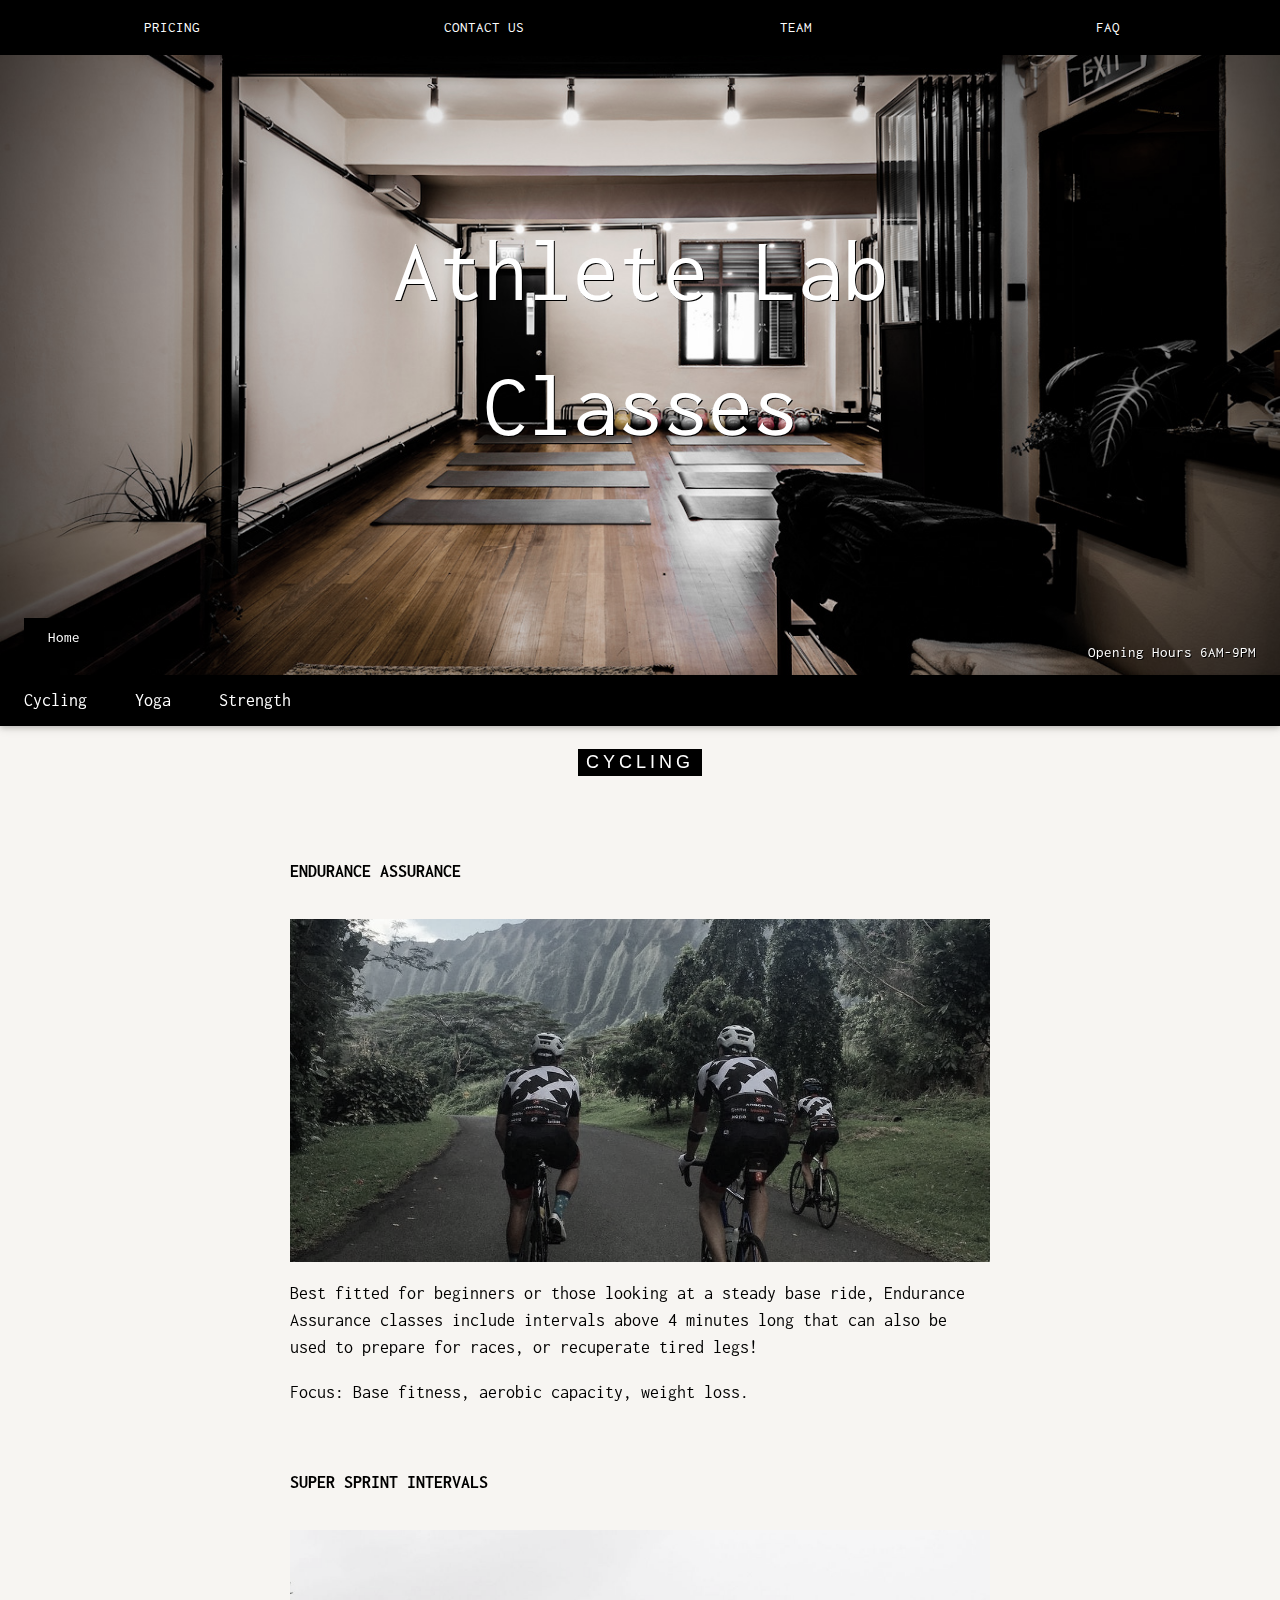
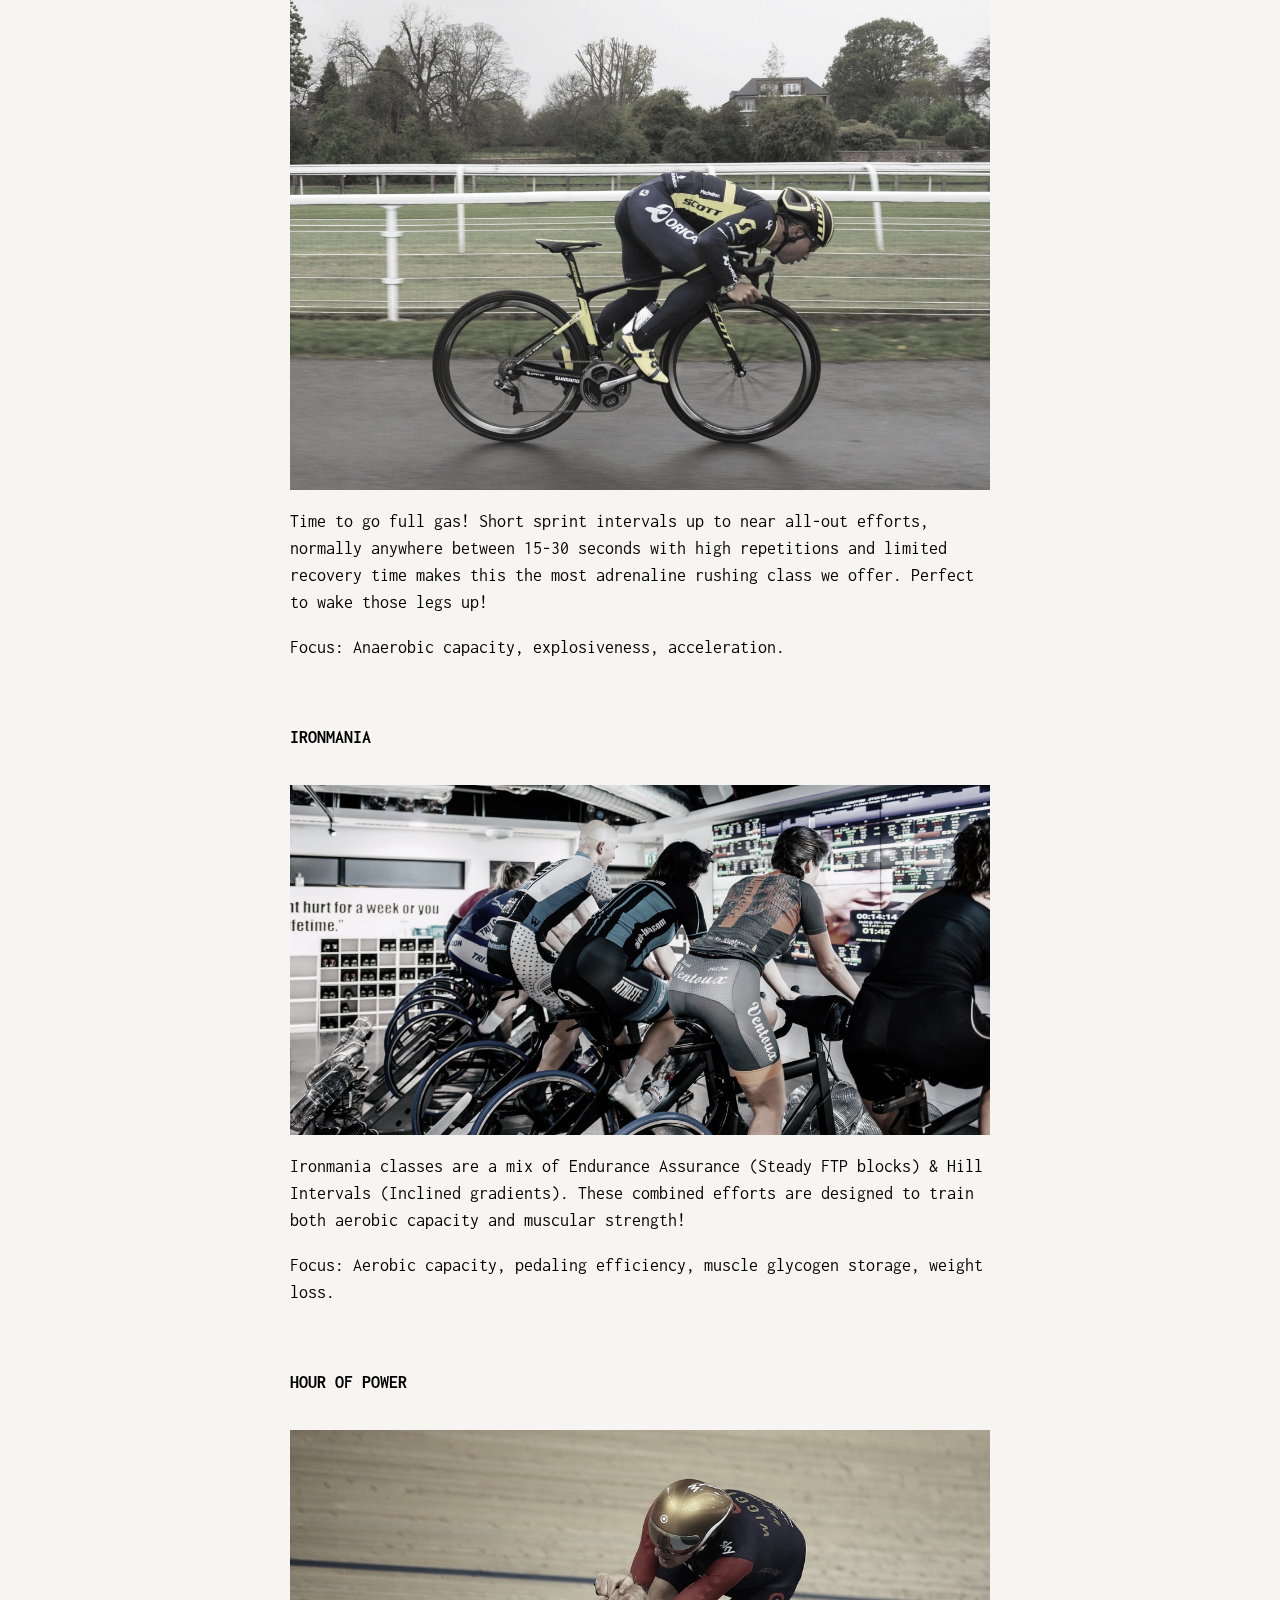
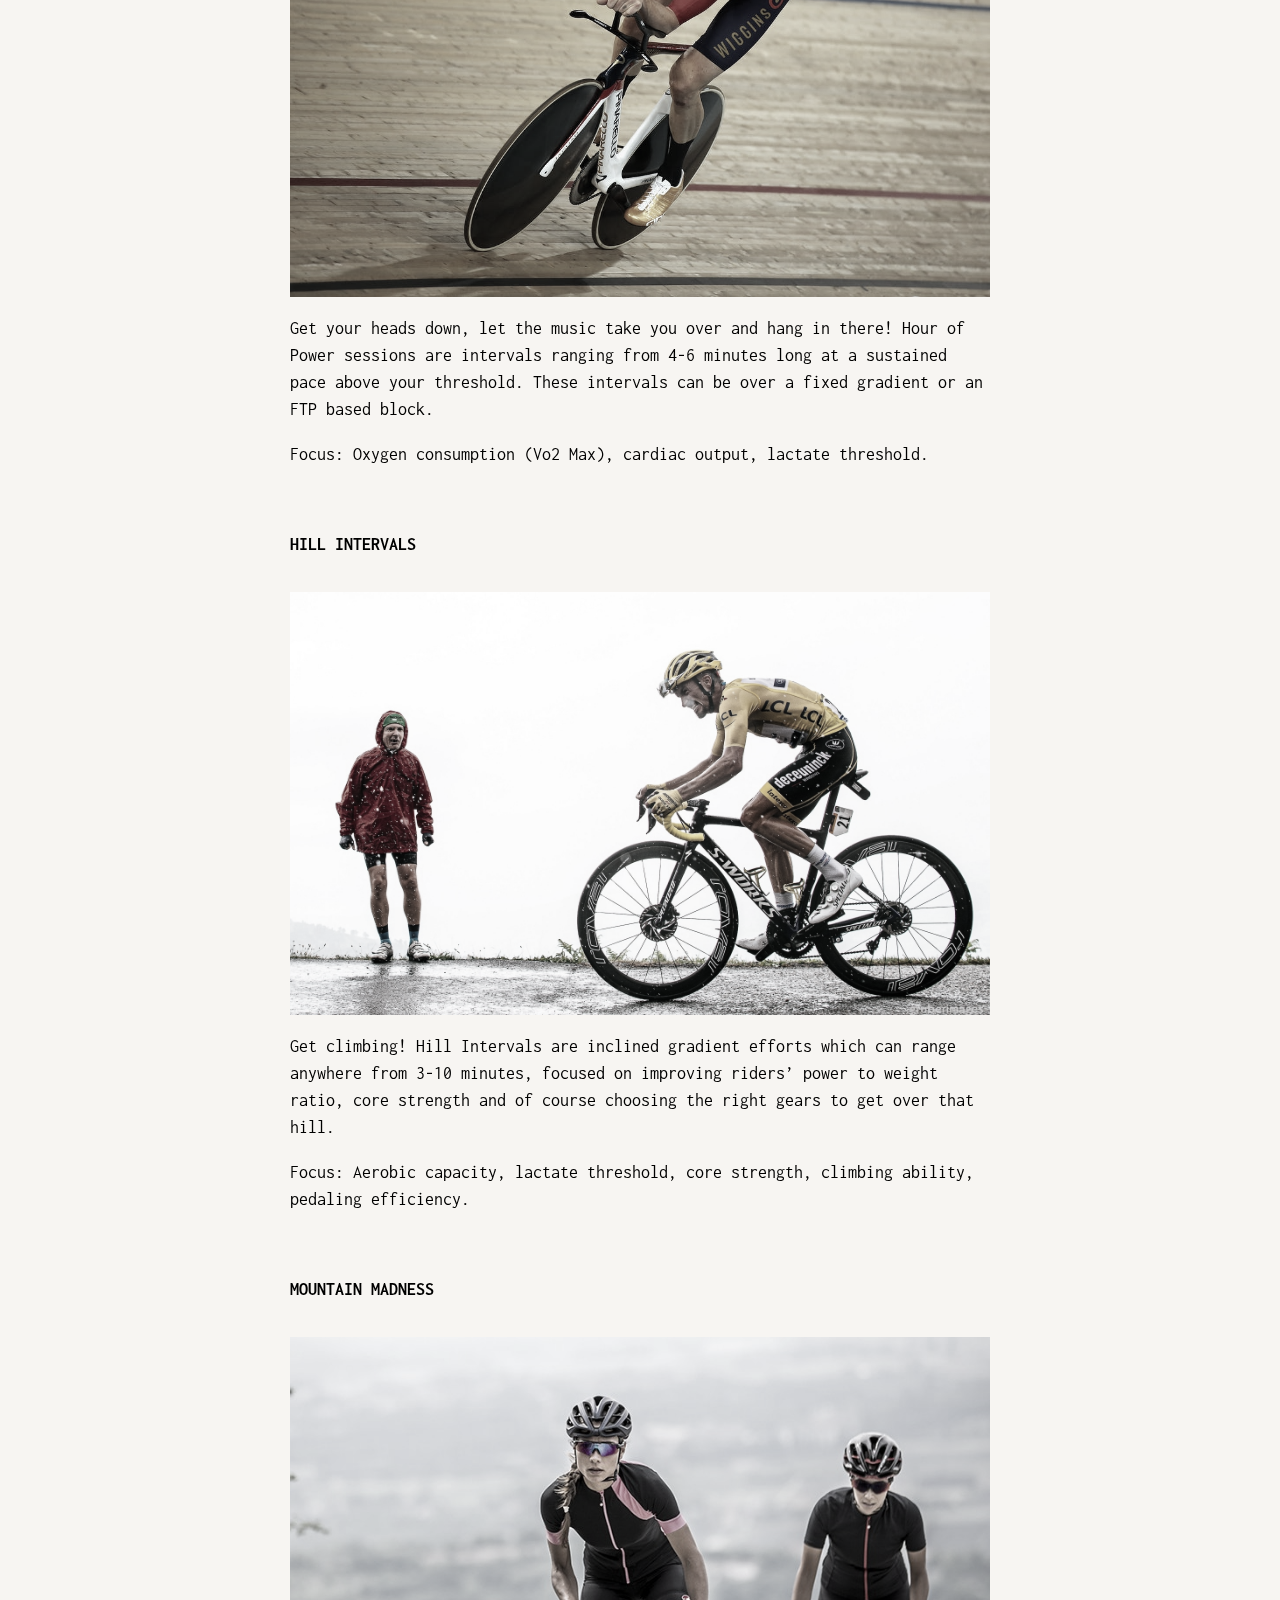
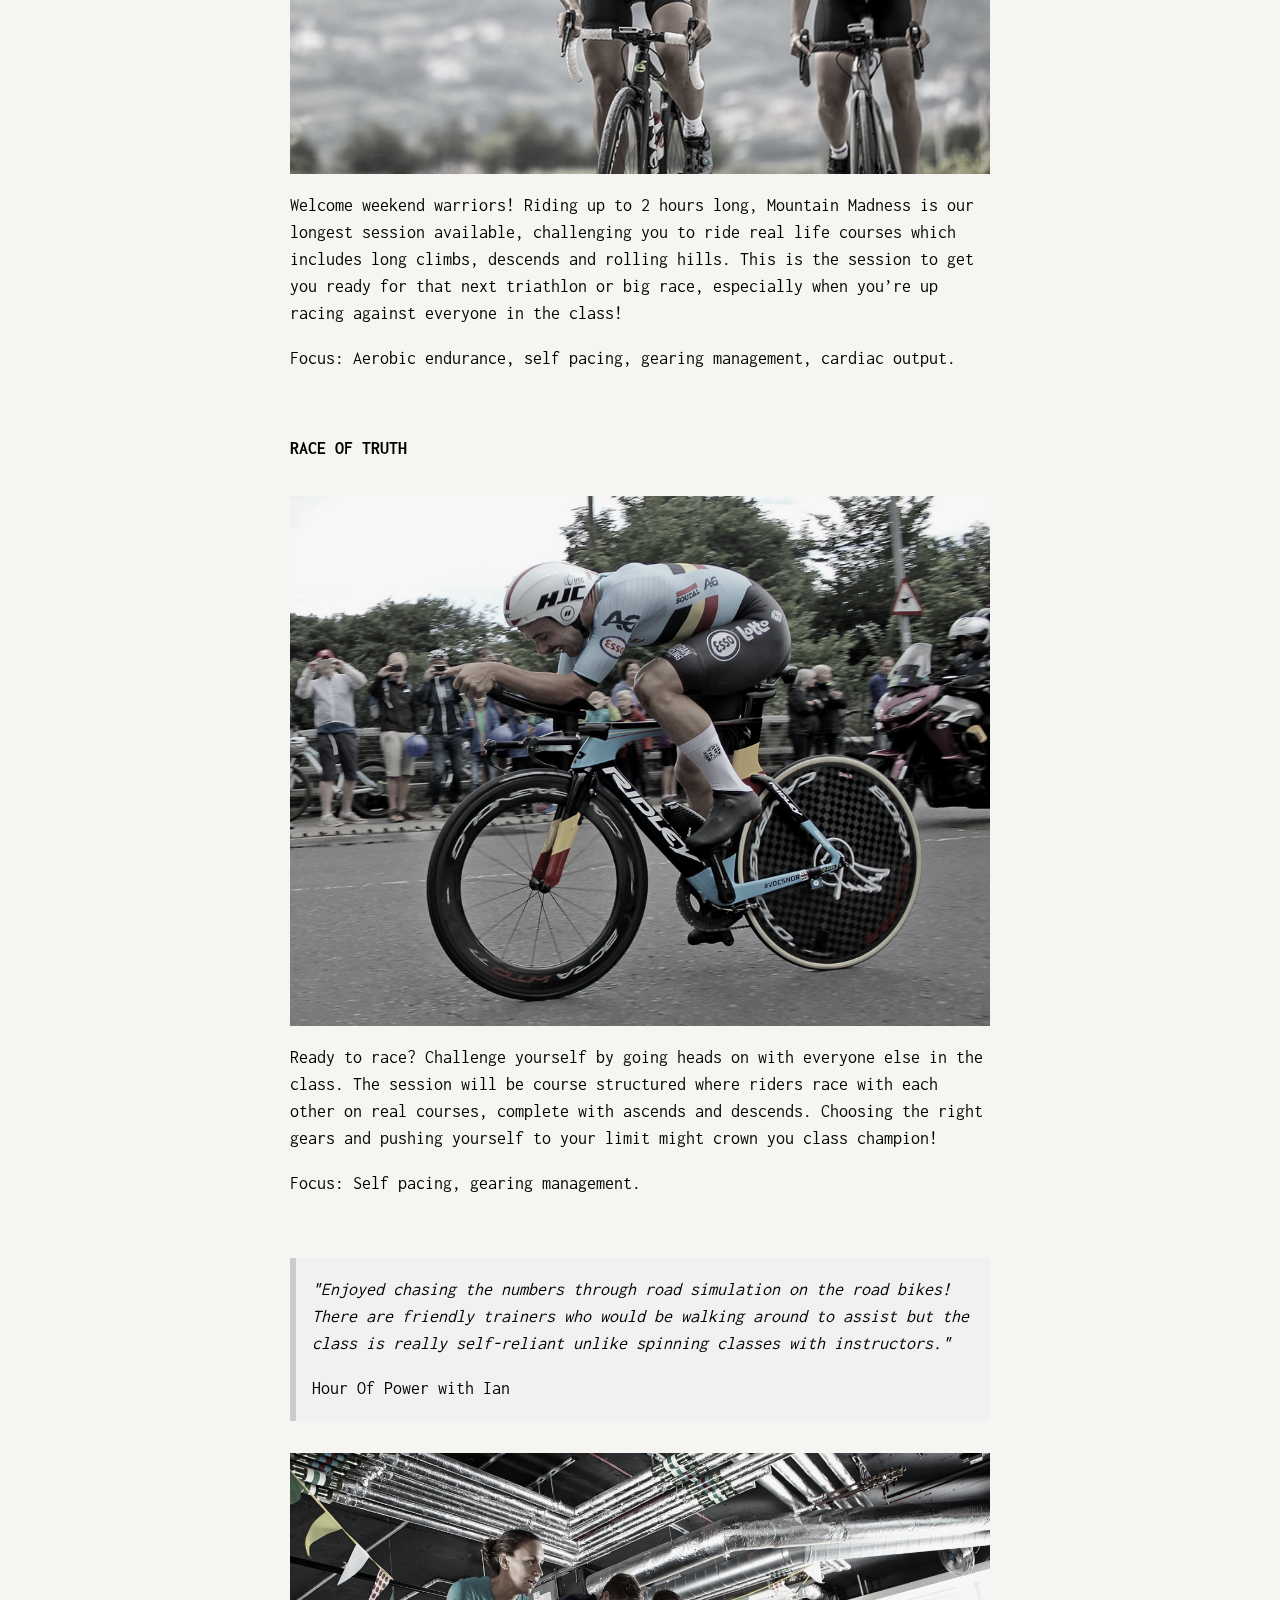
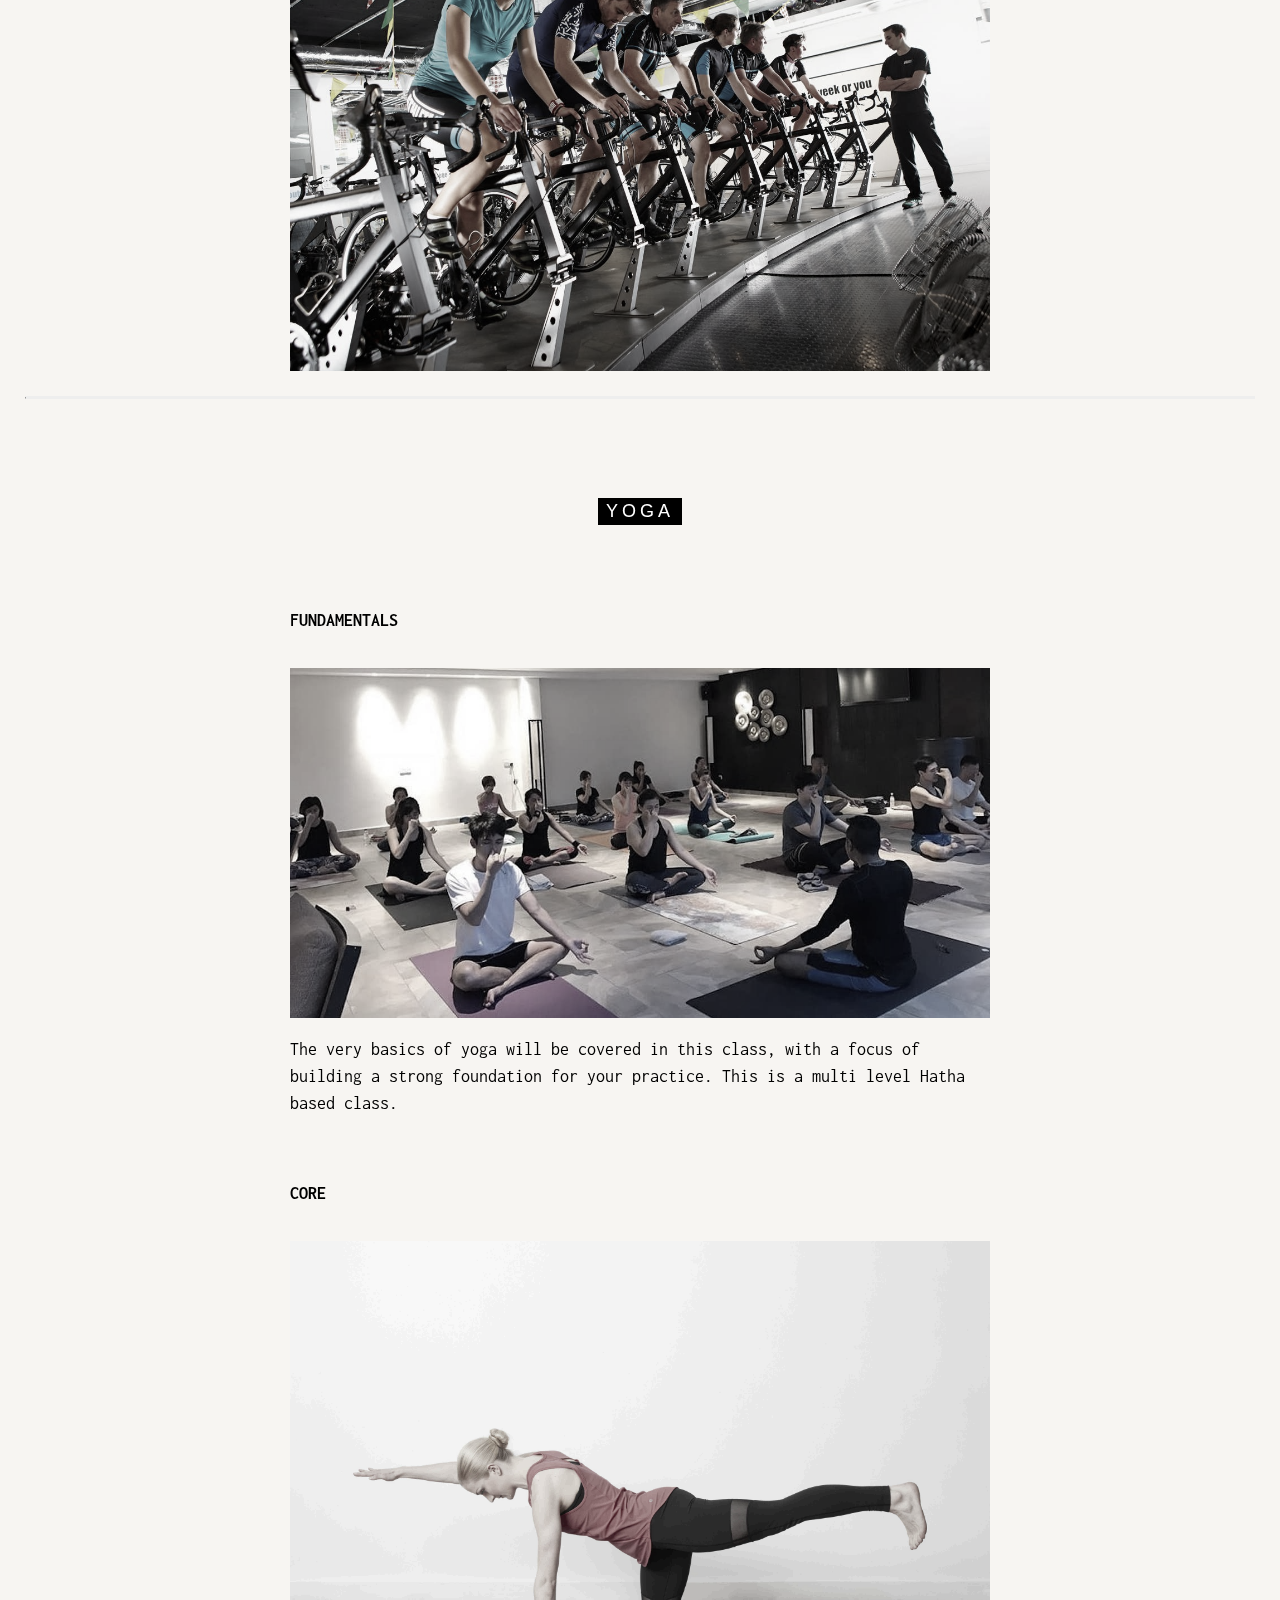
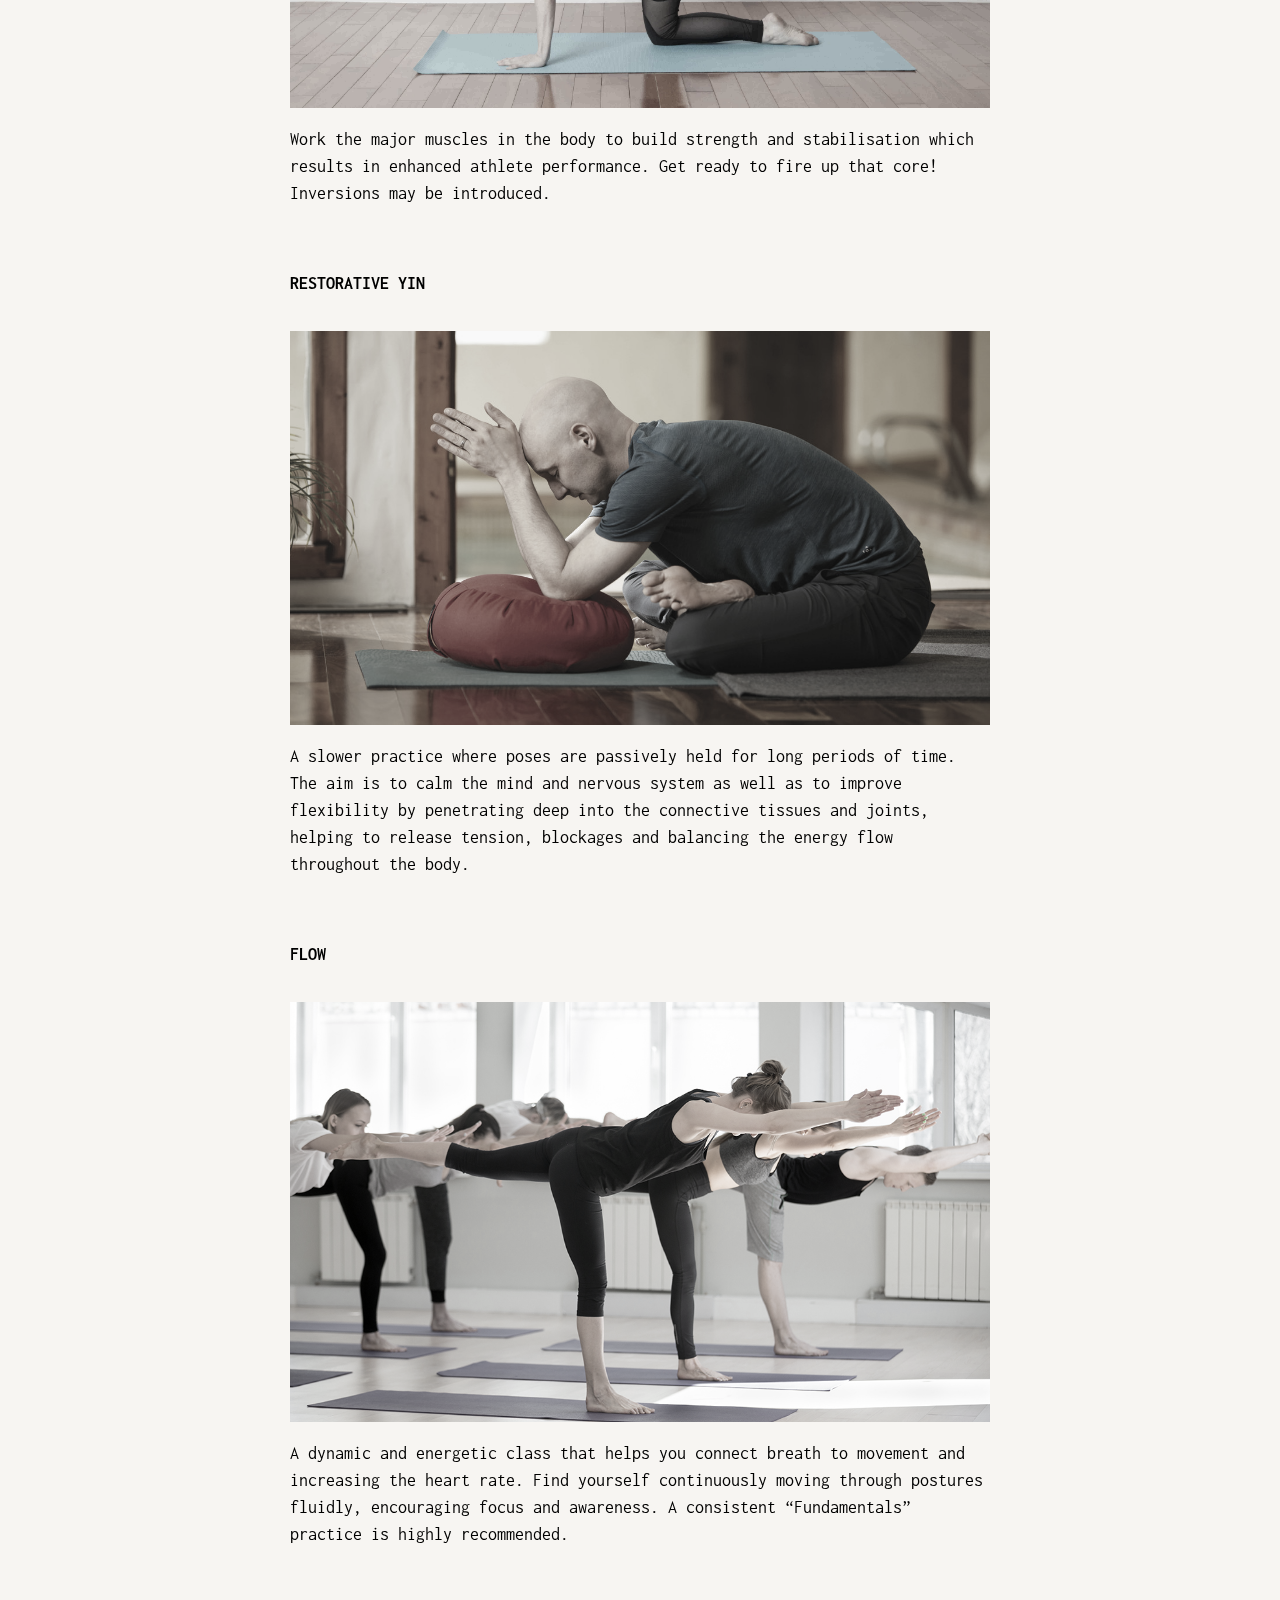
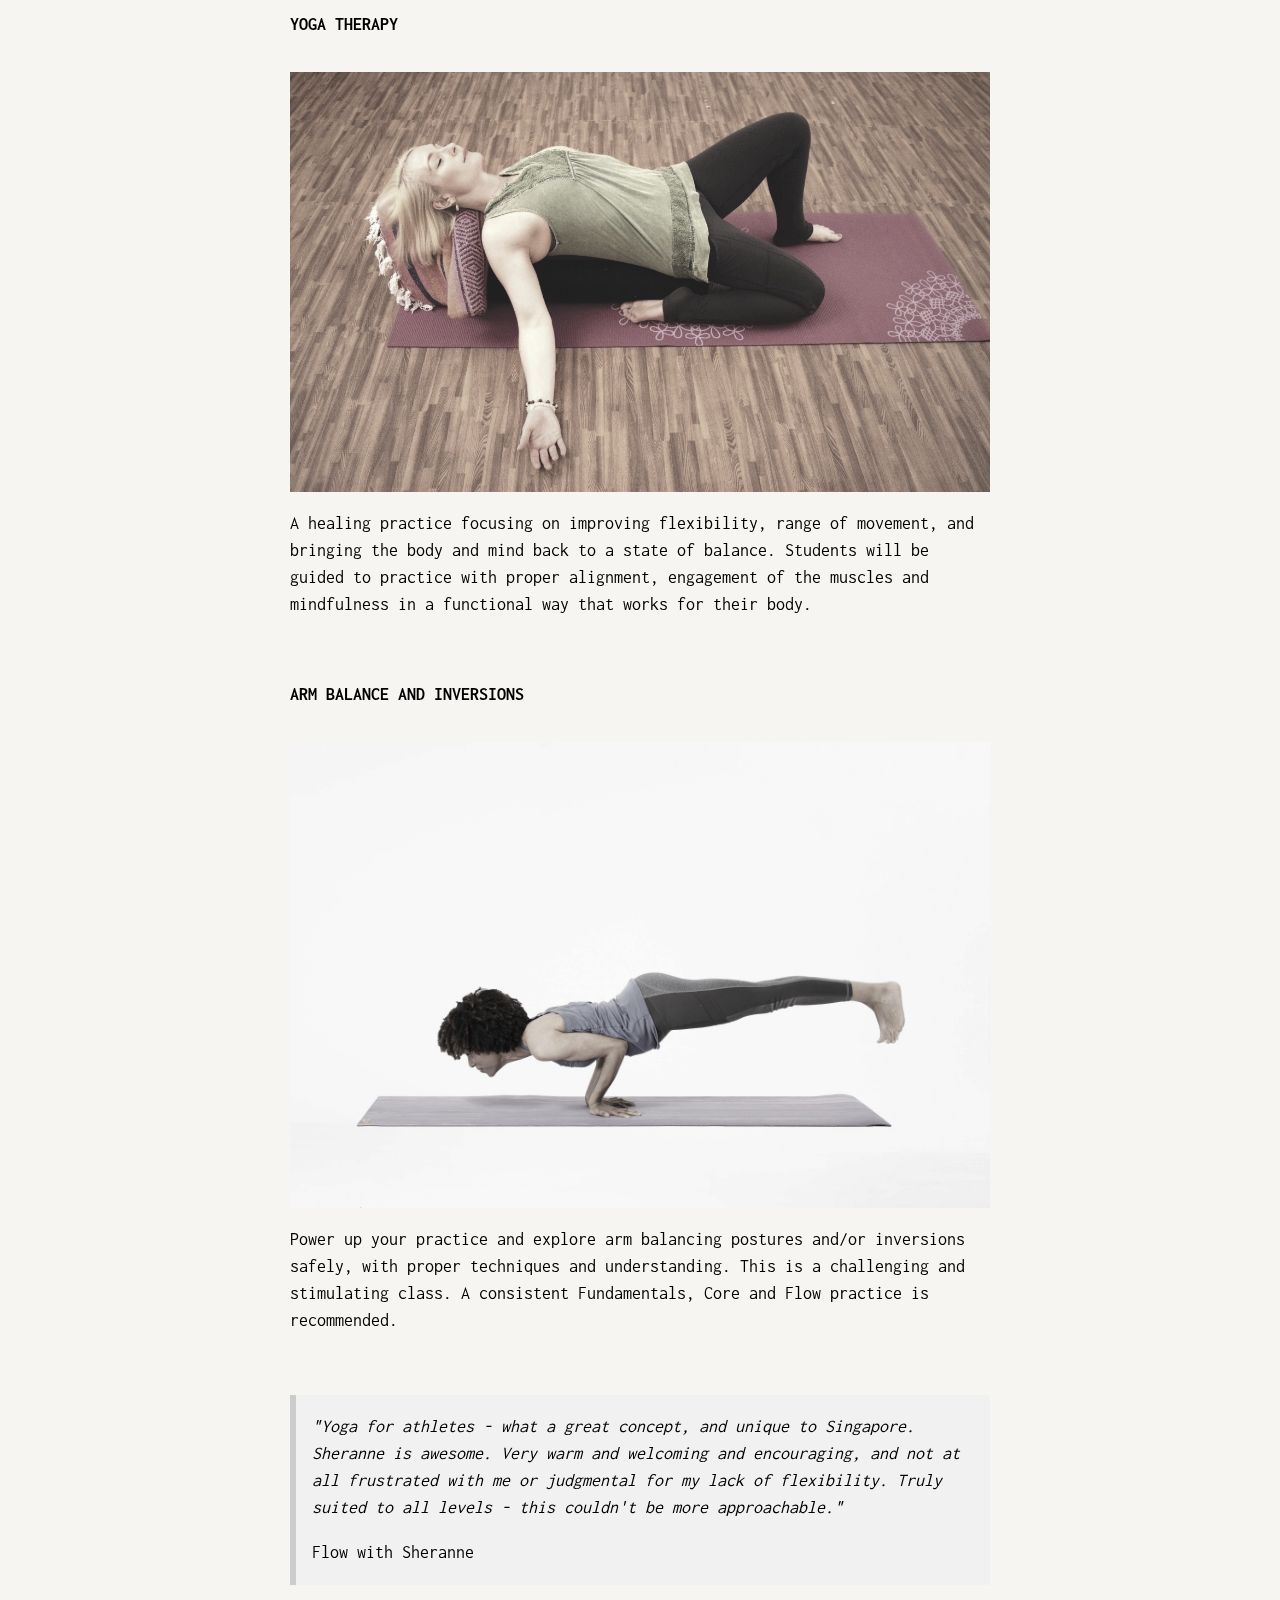
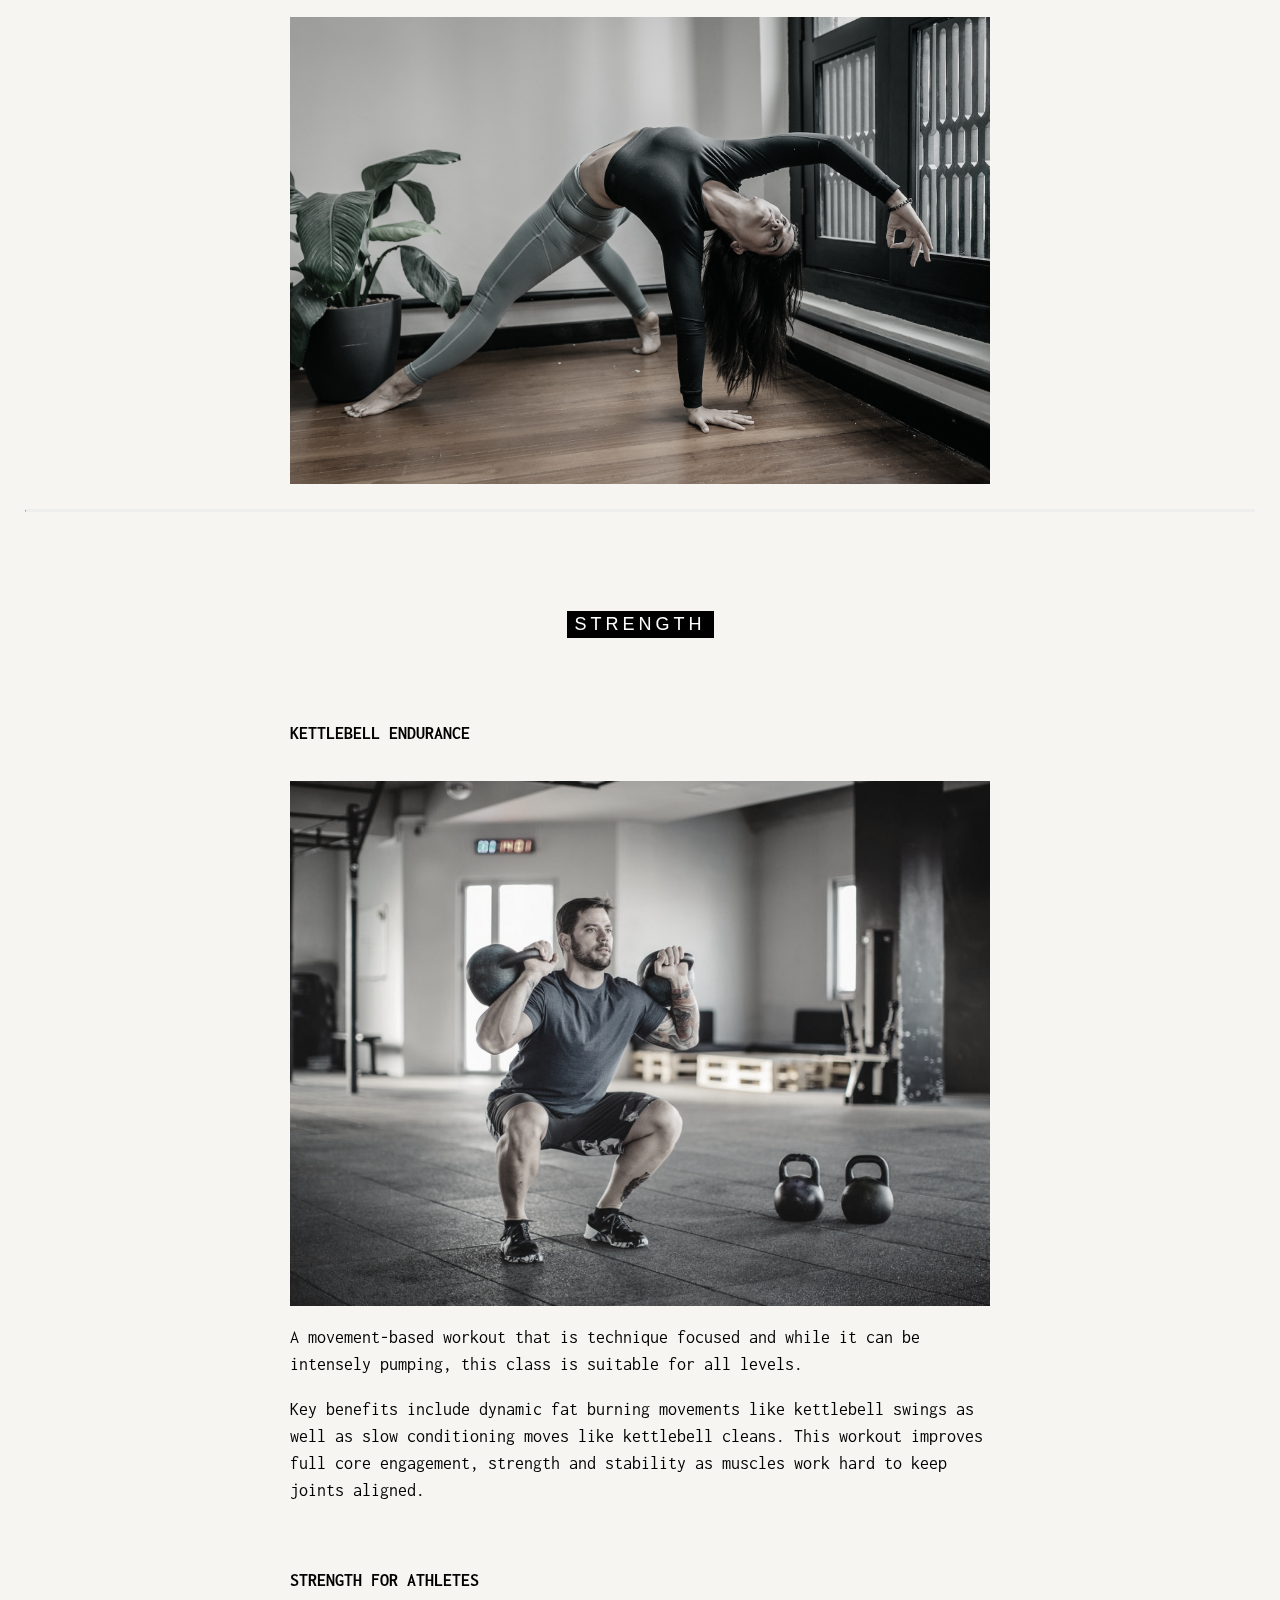
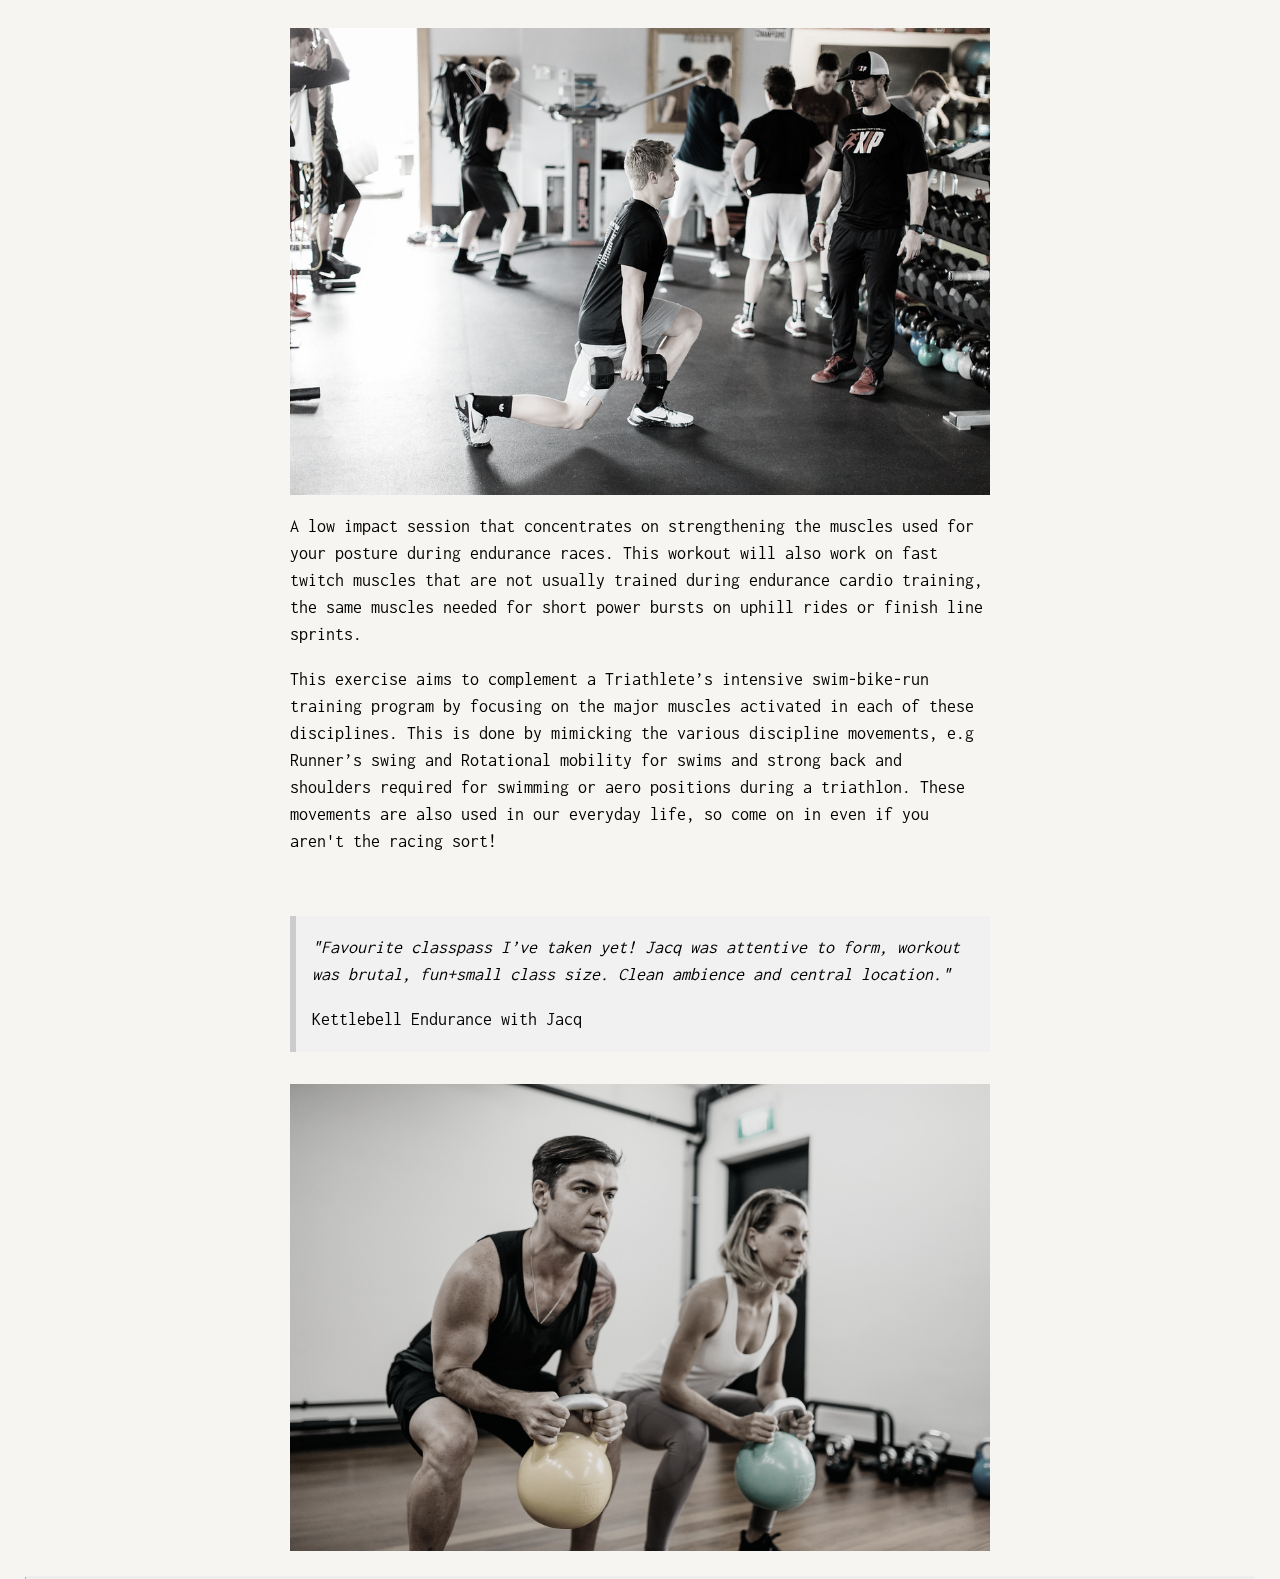
<file: classes.html>
<!DOCTYPE html>
<html>
<title>Athlete Lab - Classes</title>
<meta charset="UTF-8">
<meta name="viewport" content="width=device-width, initial-scale=1">
<link rel="stylesheet" href="styles.css">
<link rel="stylesheet" href="https://fonts.googleapis.com/css?family=Inconsolata">
<style>
body, html {
  height: 100%;
  font-family: "Inconsolata", sans-serif;
}

.bgimg {
  background-position: center;
  background-size: cover;
  background-image: url("background1.jpg");
  min-height: 75%;
}

.menu {
  display: none;
}
</style>
<body>

<!-- Links (sit on top) -->
<div class="w3-top">
  <div class="w3-row w3-padding w3-black">
    <div class="w3-col s3">
      <a href="pricing.html" class="w3-button w3-block w3-black">PRICING</a>
    </div>
    <div class="w3-col s3">
      <a href="contactus.html" class="w3-button w3-block w3-black">CONTACT US</a>
    </div>
    <div class="w3-col s3">
      <a href="team.html" class="w3-button w3-block w3-black">TEAM</a>
    </div>
    <div class="w3-col s3">
      <a href="faq.html" class="w3-button w3-block w3-black">FAQ</a>
    </div>
  </div>
</div>

<!-- Header with image -->
<header class="bgimg w3-display-container w3-grayscale-min" id="home">
  <div class="w3-display-bottomleft w3-center w3-padding-large w3-hide-small">
    <span class="w3-tag"><a href="index.html" class="w3-button w3-block w3-black">Home</a></span>
  </div>
  <div class="w3-display-middle w3-center">
    <span class="w3-text-white" style="font-size:90px">Athlete Lab<br>Classes</span>
  </div>
  <div class="w3-display-bottomright w3-center w3-padding-large">
    <span class="w3-text-white">Opening Hours 6AM-9PM</span>
  </div>
</header>

<!-- Add a background color and large text to the whole page -->
<div class="w3-sand w3-grayscale w3-large">

  <!-- Navbar -->
  <center>
  <div class="w3-top">
    <div class="w3-bar w3-black w3-card">
      <a class="w3-bar-item w3-button w3-padding-large w3-hide-medium w3-hide-large w3-right" href="javascript:void(0)" onclick="myFunction()" title="Toggle Navigation Menu"><i class="fa fa-bars"></i></a>
      <a href="#cycling" class="w3-bar-item w3-button w3-padding-large">Cycling</a>
      <a href="#yoga" class="w3-bar-item w3-button w3-padding-large">Yoga</a>
      <a href="#strength" class="w3-bar-item w3-button w3-padding-large">Strength</a>
        </div>
      </div>
    </center>

  <!-- Navbar on small screens -->
  <div id="navDemo" class="w3-bar-block w3-black w3-hide w3-hide-large w3-hide-medium w3-top" style="margin-top:46px">
    <a href="#cycling" class="w3-bar-item w3-button w3-padding-large">Cycling</a>
    <a href="#yoga" class="w3-bar-item w3-button w3-padding-large">Yoga</a>
    <a href="#strength" class="w3-bar-item w3-button w3-padding-large">Strength</a>
  </div>

<!-- CYCLING DESCRIPTION -->
<div class="w3-container" id="about">
  <div class="w3-content" style="max-width:700px">
    <h5 id="cycling"class="w3-center w3-padding-64"><span class="w3-tag w3-wide">CYCLING</span></h5>
    <p><b>ENDURANCE ASSURANCE</b></p>
    <img src="enduranceassurance.jpg" style="width:100%;max-width:1000px" class="w3-margin-top">
    <p>Best fitted for beginners or those looking at a steady base ride, Endurance Assurance classes include intervals above 4 minutes  long that can also be used to prepare for races, or recuperate tired legs!</p>
    <p>Focus: Base fitness, aerobic capacity, weight loss. </p>
    <br>
    <p><b>SUPER SPRINT INTERVALS</b></p>
    <img src="supersprintintervals.jpg" style="width:100%;max-width:1000px" class="w3-margin-top">
    <p>Time to go full gas! Short sprint intervals up to near all-out efforts, normally anywhere between 15-30 seconds with high repetitions and limited recovery time makes this the most adrenaline rushing class we offer. Perfect to wake those legs up!</p>
    <p>Focus: Anaerobic capacity, explosiveness, acceleration.</p>
    <br>
    <p><b>IRONMANIA</b></p>
    <img src="ironmania.jpg" style="width:100%;max-width:1000px" class="w3-margin-top">
    <p>Ironmania classes are a mix of Endurance Assurance (Steady FTP blocks) & Hill Intervals (Inclined gradients). These combined efforts are designed to train both aerobic capacity and muscular strength!</p>
    <p>Focus: Aerobic capacity, pedaling efficiency, muscle glycogen storage, weight loss.</p>
    <br>
    <p><b>HOUR OF POWER</b></p>
    <img src="hourofpower.jpg" style="width:100%;max-width:1000px" class="w3-margin-top">
    <p>Get your heads down, let the music take you over and hang in there! Hour of Power sessions are intervals ranging from 4-6 minutes long at a sustained pace above your threshold. These intervals can be over a fixed gradient or an FTP based block.</p>
    <p>Focus: Oxygen consumption (Vo2 Max), cardiac output, lactate threshold.</p>
    <br>
    <p><b>HILL INTERVALS</b></p>
    <img src="hillintervals.jpg" style="width:100%;max-width:1000px" class="w3-margin-top">
    <p>Get climbing! Hill Intervals are inclined gradient efforts which can range anywhere from 3-10 minutes, focused on improving riders’ power to weight ratio, core strength and of course choosing the right gears to get over that hill.</p>
    <p>Focus: Aerobic capacity, lactate threshold, core strength, climbing ability, pedaling efficiency.</p>
    <br>
    <p><b>MOUNTAIN MADNESS</b></p>
    <img src="mountainmadness.jpg" style="width:100%;max-width:1000px" class="w3-margin-top">
    <p>Welcome weekend warriors! Riding up to 2 hours long, Mountain Madness is our longest session available, challenging you to ride real life courses which includes long climbs, descends and rolling hills. This is the session to get you ready for that next triathlon or big race, especially when you’re up racing against everyone in the class!</p>
    <p>Focus: Aerobic endurance, self pacing, gearing management, cardiac output.</p>
    <br>
    <p><b>RACE OF TRUTH</b></p>
    <img src="raceoftruth.jpg" style="width:100%;max-width:1000px" class="w3-margin-top">
    <p>Ready to race? Challenge yourself by going heads on with everyone else in the class. The session will be course structured where riders race with each other on real courses, complete with ascends and descends. Choosing the right gears and pushing yourself to your limit might crown you class champion!</p>
    <p>Focus: Self pacing, gearing management.</p>
    <br>
    <div class="w3-panel w3-leftbar w3-light-grey">
      <p><i>"Enjoyed chasing the numbers through road simulation on the road bikes! There are friendly trainers who would be walking around to assist but the class is really self-reliant unlike spinning classes with instructors."</i></p>
      <p>Hour Of Power with Ian</p>
    </div>
    <img src="cycling1.jpg" style="width:100%;max-width:1000px" class="w3-margin-top">
  </div>
</div>
<hr>

<!-- YOGA DESCRIPTION -->
<div class="w3-container" id="about">
  <div class="w3-content" style="max-width:700px">
    <h5 id="yoga" class="w3-center w3-padding-64"><span class="w3-tag w3-wide">YOGA</span></h5>
    <p><b>FUNDAMENTALS</b></p>
    <img src="fundamentals.jpg" style="width:100%;max-width:1000px" class="w3-margin-top">
    <p>The very basics of yoga will be covered in this class, with a focus of building a strong foundation for your practice. This is a multi level Hatha based class.</p>
    <br>
    <p><b>CORE</b></p>
    <img src="core.jpg" style="width:100%;max-width:1000px" class="w3-margin-top">
    <p>Work the major muscles in the body to build strength and stabilisation which results in enhanced athlete performance. Get ready to fire up that core! Inversions may be introduced.</p>
    <br>
    <p><b>RESTORATIVE YIN</b></p>
    <img src="restorativeyin.jpg" style="width:100%;max-width:1000px" class="w3-margin-top">
    <p>A slower practice where poses are passively held for long periods of time. The aim is to calm the mind and nervous system as well as to improve flexibility by penetrating deep into the connective tissues and joints, helping to release tension, blockages and balancing the energy flow throughout the body.</p>
    <br>
    <p><b>FLOW</b></p>
    <img src="flow.jpg" style="width:100%;max-width:1000px" class="w3-margin-top">
    <p>A dynamic and energetic class that helps you connect breath to movement and increasing the heart rate. Find yourself continuously moving through postures fluidly, encouraging focus and awareness. A consistent “Fundamentals” practice is highly recommended.</p>
    <br>
    <p><b>YOGA THERAPY</b></p>
    <img src="therapy.jpg" style="width:100%;max-width:1000px" class="w3-margin-top">
    <p>A healing practice focusing on improving flexibility, range of movement, and bringing the body and mind back to a state of balance. Students will be guided to practice with proper alignment, engagement of the muscles and mindfulness in a functional way that works for their body.</p>
    <br>
    <p><b>ARM BALANCE AND INVERSIONS</b></p>
    <img src="armbalance.jpg" style="width:100%;max-width:1000px" class="w3-margin-top">
    <p>Power up your practice and explore arm balancing postures and/or inversions safely, with proper techniques and understanding. This is a challenging and stimulating class. A consistent Fundamentals, Core and Flow practice is recommended.</p>
    <br>
    <div class="w3-panel w3-leftbar w3-light-grey">
      <p><i>"Yoga for athletes - what a great concept, and unique to Singapore. Sheranne is awesome. Very warm and welcoming and encouraging, and not at all frustrated with me or judgmental for my lack of flexibility. Truly suited to all levels - this couldn't be more approachable."</i></p>
      <p>Flow with Sheranne</p>
    </div>
    <img src="yoga1.jpg" style="width:100%;max-width:1000px" class="w3-margin-top">
  </div>
</div>
<hr>

<!-- STRENGTH DESCRIPTION -->
<div class="w3-container" id="about">
  <div class="w3-content" style="max-width:700px">
    <h5 id="strength" class="w3-center w3-padding-64"><span class="w3-tag w3-wide">STRENGTH</span></h5>
    <p><b>KETTLEBELL ENDURANCE</b></p>
    <img src="kettlebellendurance.jpg" style="width:100%;max-width:1000px" class="w3-margin-top">
    <p>A movement-based workout that is technique focused and while it can be intensely pumping, this class is suitable for all levels.</p>
    <p>Key benefits include dynamic fat burning movements like kettlebell swings as well as slow conditioning moves like kettlebell cleans. This workout improves full core engagement, strength and stability as muscles work hard to keep joints aligned.</p>
    <br>
    <p><b>STRENGTH FOR ATHLETES</b></p>
    <img src="strengthforathletes.jpg" style="width:100%;max-width:1000px" class="w3-margin-top">
    <p>A low impact session that concentrates on strengthening the muscles used for your posture during endurance races. This workout will also work on fast twitch muscles that are not usually trained during endurance cardio training, the same muscles needed for short power bursts on uphill rides or finish line sprints.</p>
    <p>This exercise aims to complement a Triathlete’s intensive swim-bike-run training program by focusing on the major muscles activated in each of these disciplines. This is done by mimicking the various discipline movements, e.g Runner’s swing and Rotational mobility for swims and strong back and shoulders required for swimming or aero positions during a triathlon. These movements are also used in our everyday life, so come on in even if you aren't the racing sort!</p>
    <br>
    <div class="w3-panel w3-leftbar w3-light-grey">
      <p><i>"Favourite classpass I’ve taken yet! Jacq was attentive to form, workout was brutal, fun+small class size. Clean ambience and central location."</i></p>
      <p>Kettlebell Endurance with Jacq</p>
    </div>
    <img src="strength1.jpg" style="width:100%;max-width:1000px" class="w3-margin-top">
  </div>
</div>
<hr>

<!-- End page content -->
</div>

<script>
// Tabbed Menu
function openMenu(evt, menuName) {
  var i, x, tablinks;
  x = document.getElementsByClassName("menu");
  for (i = 0; i < x.length; i++) {
    x[i].style.display = "none";
  }
  tablinks = document.getElementsByClassName("tablink");
  for (i = 0; i < x.length; i++) {
    tablinks[i].className = tablinks[i].className.replace(" w3-dark-grey", "");
  }
  document.getElementById(menuName).style.display = "block";
  evt.currentTarget.firstElementChild.className += " w3-dark-grey";
}
document.getElementById("myLink").click();
</script>

</body>
</html>
</file>
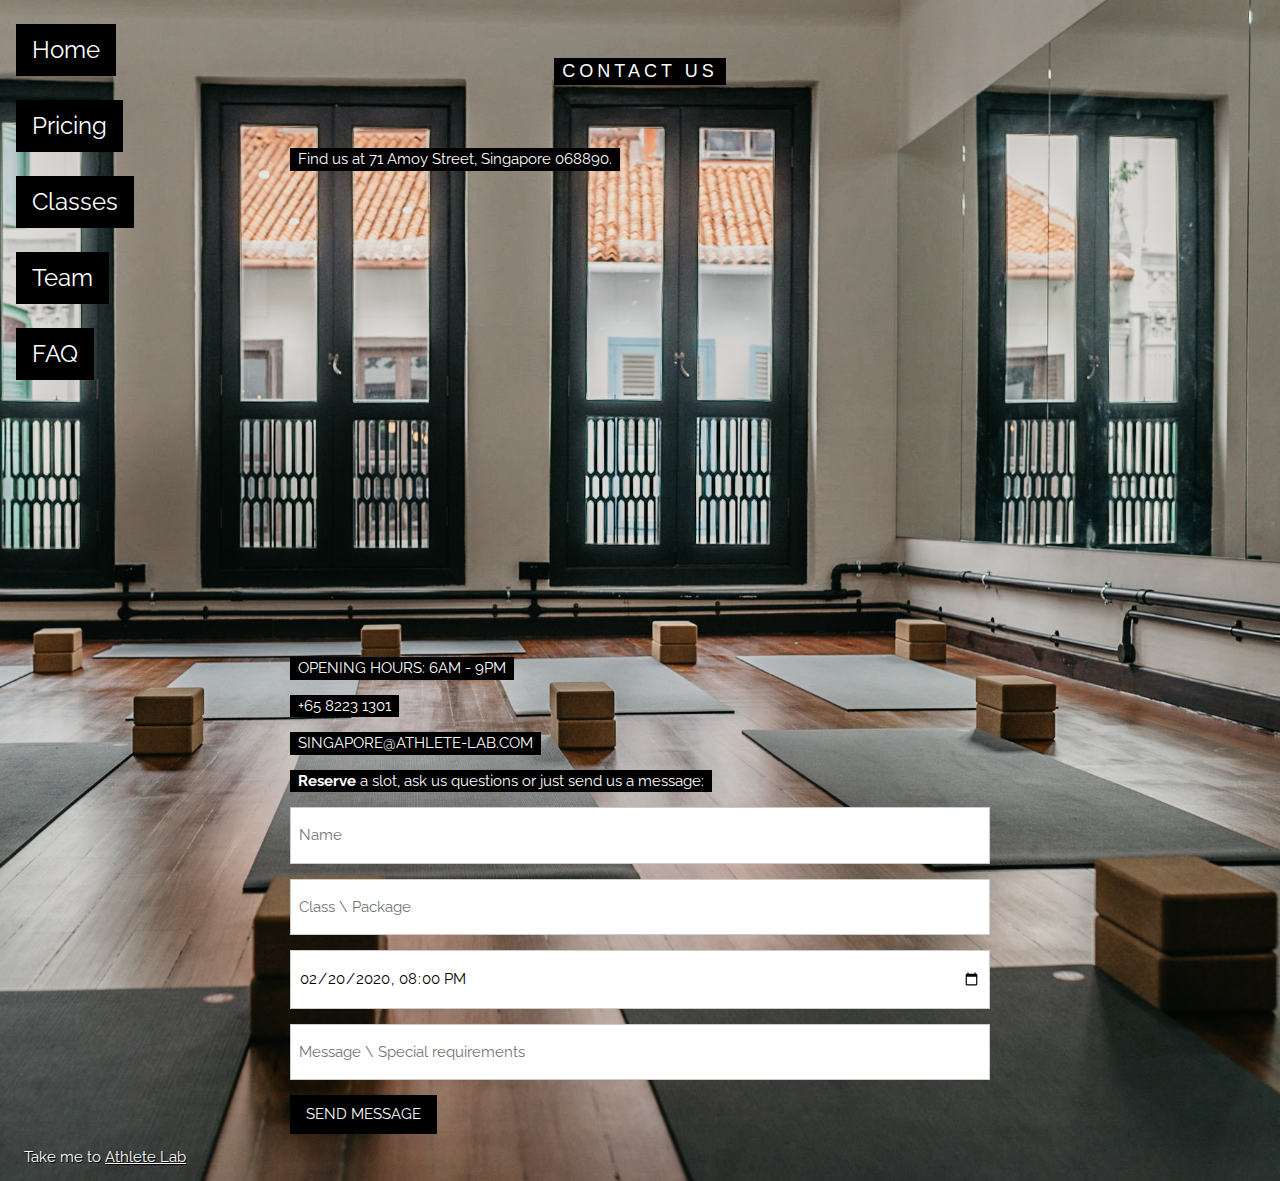
<file: contactus.html>
<!DOCTYPE html>
<html>
<title>Athlete Lab - Contact Us</title>
<meta charset="UTF-8">
<meta name="viewport" content="width=device-width, initial-scale=1">
<link rel="stylesheet" href="styles.css">
<link rel="stylesheet" href="https://fonts.googleapis.com/css?family=Raleway">
<style>
body,h1 {font-family: "Raleway", sans-serif}
body, html {height: 100%}
.bgimg {
  background-image: url('space1.jpg');
  min-height: 100%;
  background-position: center;
  background-size: cover;
}
</style>
<body>

<div class="bgimg w3-display-container w3-animate-opacity w3-text-white">
  <div class="w3-display-topleft w3-padding-large w3-xlarge">
    <div class="w3-display-topleft w3-container w3-xlarge">
      <a href="index.html"> <p><button class="w3-button w3-black">Home</button></p> </a>
      <a href="pricing.html"> <p><button class="w3-button w3-black">Pricing</button></p> </a>
      <a href="classes.html"> <p><button class="w3-button w3-black">Classes</button></p> </a>
      <a href="team.html"> <p><button class="w3-button w3-black">Team</button></p> </a>
      <a href="faq.html"> <p><button class="w3-button w3-black">FAQ</button></p> </a>
    </div>
  </div>

  <!-- Contact/Area Container -->
  <div class="w3-container" id="where" style="padding-bottom:32px;">
    <div class="w3-content" style="max-width:700px">
      <h5 class="w3-center w3-padding-48"><span class="w3-tag w3-wide">CONTACT US</span></h5>
      <p><span class="w3-tag">Find us at 71 Amoy Street, Singapore 068890.</span></p>
<div class="responsiveContainer"><iframe src="https://www.google.com/maps/embed?pb=!1m18!1m12!1m3!1d3988.8223167811516!2d103.84441791454704!3d1.2802669990662183!2m3!1f0!2f0!3f0!3m2!1i1024!2i768!4f13.1!3m3!1m2!1s0x31da190d65d0e93f%3A0x23441f2258cbc931!2sAthlete+Lab!5e0!3m2!1sen!2s!4v1553011453648" width="700" height="450" frameborder="0" style="border:0" allowfullscreen></iframe></div>
      <p><span class="w3-tag">OPENING HOURS: 6AM - 9PM</span></p>
      <p><span class="w3-tag">+65 8223 1301</span></p>
      <p><span class="w3-tag">SINGAPORE@ATHLETE-LAB.COM</span></p>
      <p><span class="w3-tag"><strong>Reserve</strong> a slot, ask us questions or just send us a message:</span></p>
      <form action="/action_page.php" target="_blank">
        <p><input class="w3-input w3-padding-16 w3-border" type="text" placeholder="Name" required name="Name"></p>
        <p><input class="w3-input w3-padding-16 w3-border" type="text" placeholder="Class \ Package" required name="Class"></p>
        <p><input class="w3-input w3-padding-16 w3-border" type="datetime-local" placeholder="Date and time" required name="date" value="2020-02-20T20:00"></p>
        <p><input class="w3-input w3-padding-16 w3-border" type="text" placeholder="Message \ Special requirements" required name="Message"></p>
        <p><button class="w3-button w3-black" type="submit">SEND MESSAGE</button></p>
      </form>
    </div>
  </div>

  <div class="w3-display-bottomleft w3-padding-large">
    Take me to <a href="https://www.google.com/maps/dir//1.280267,103.8466066/@1.280267,103.846607,15z?hl=en-SG" target="_blank">Athlete Lab</a>
  </div>
</div>

</body>
</html>
</file>
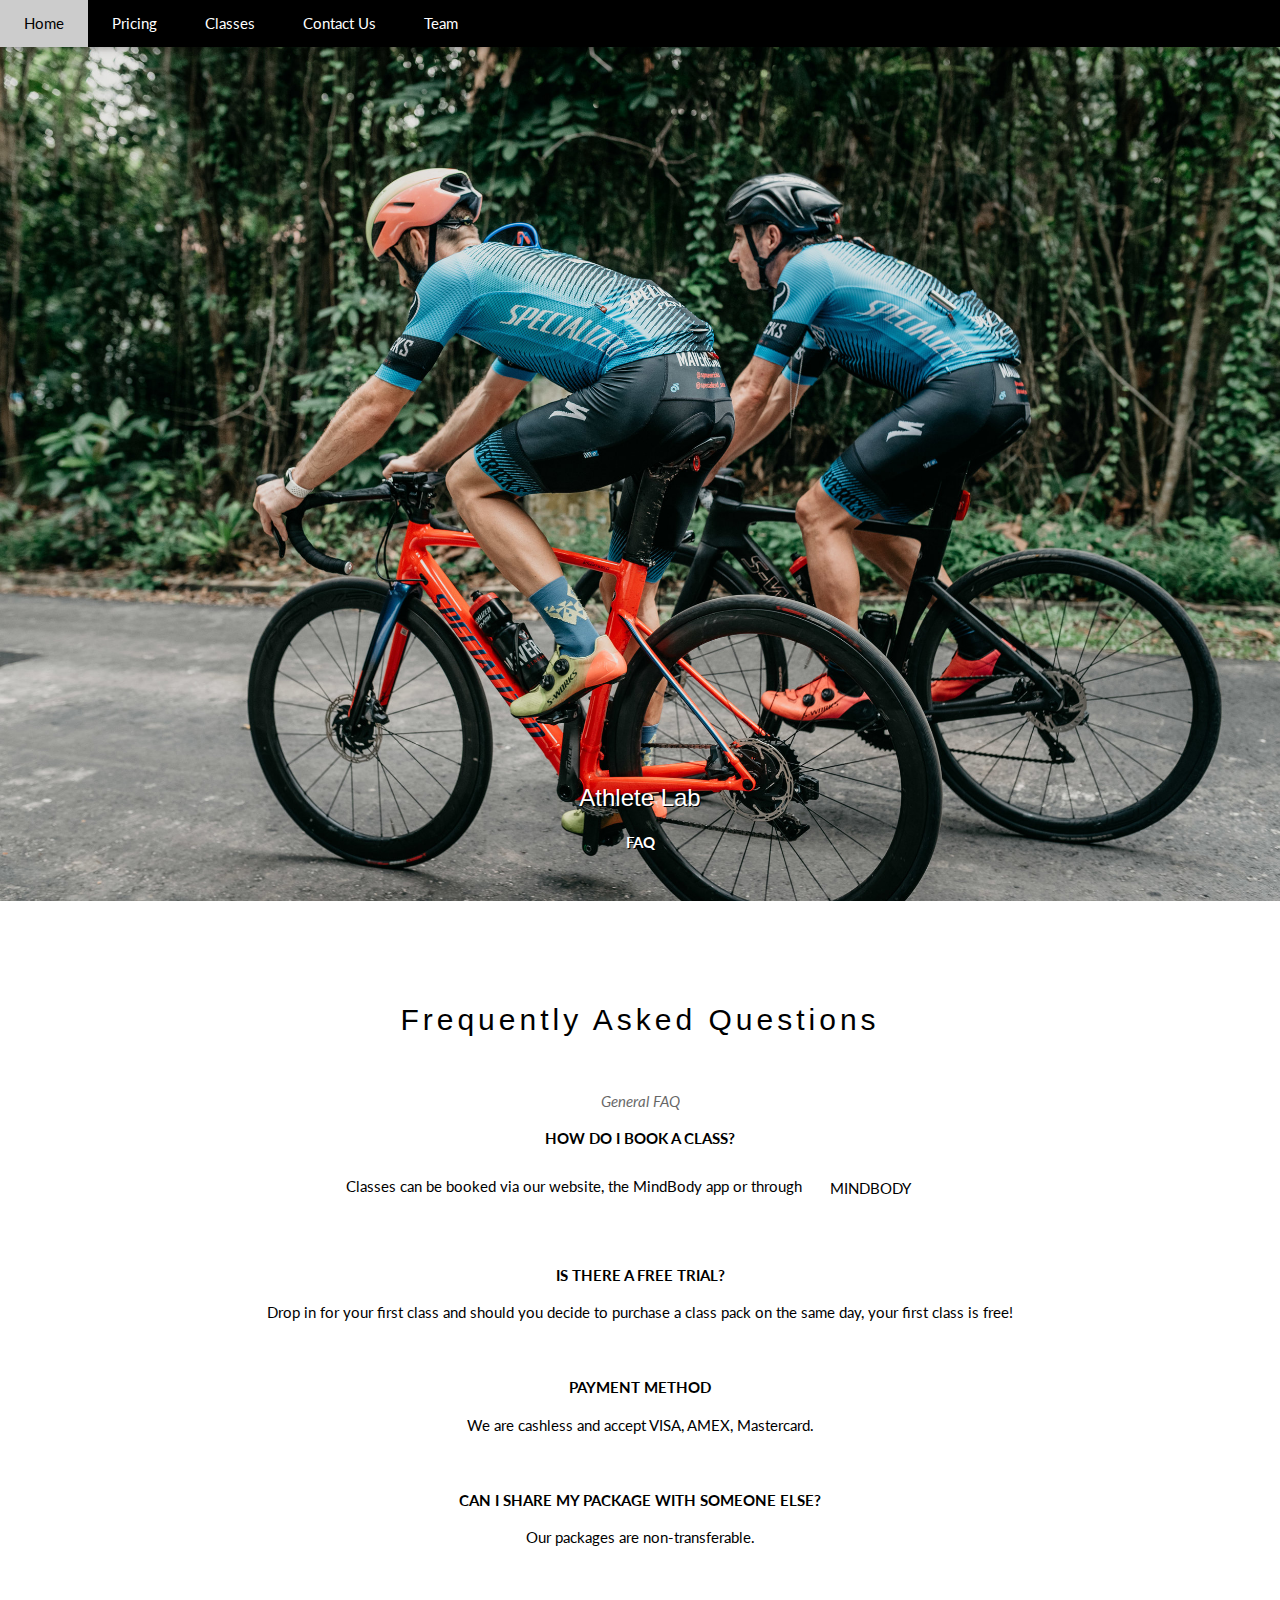
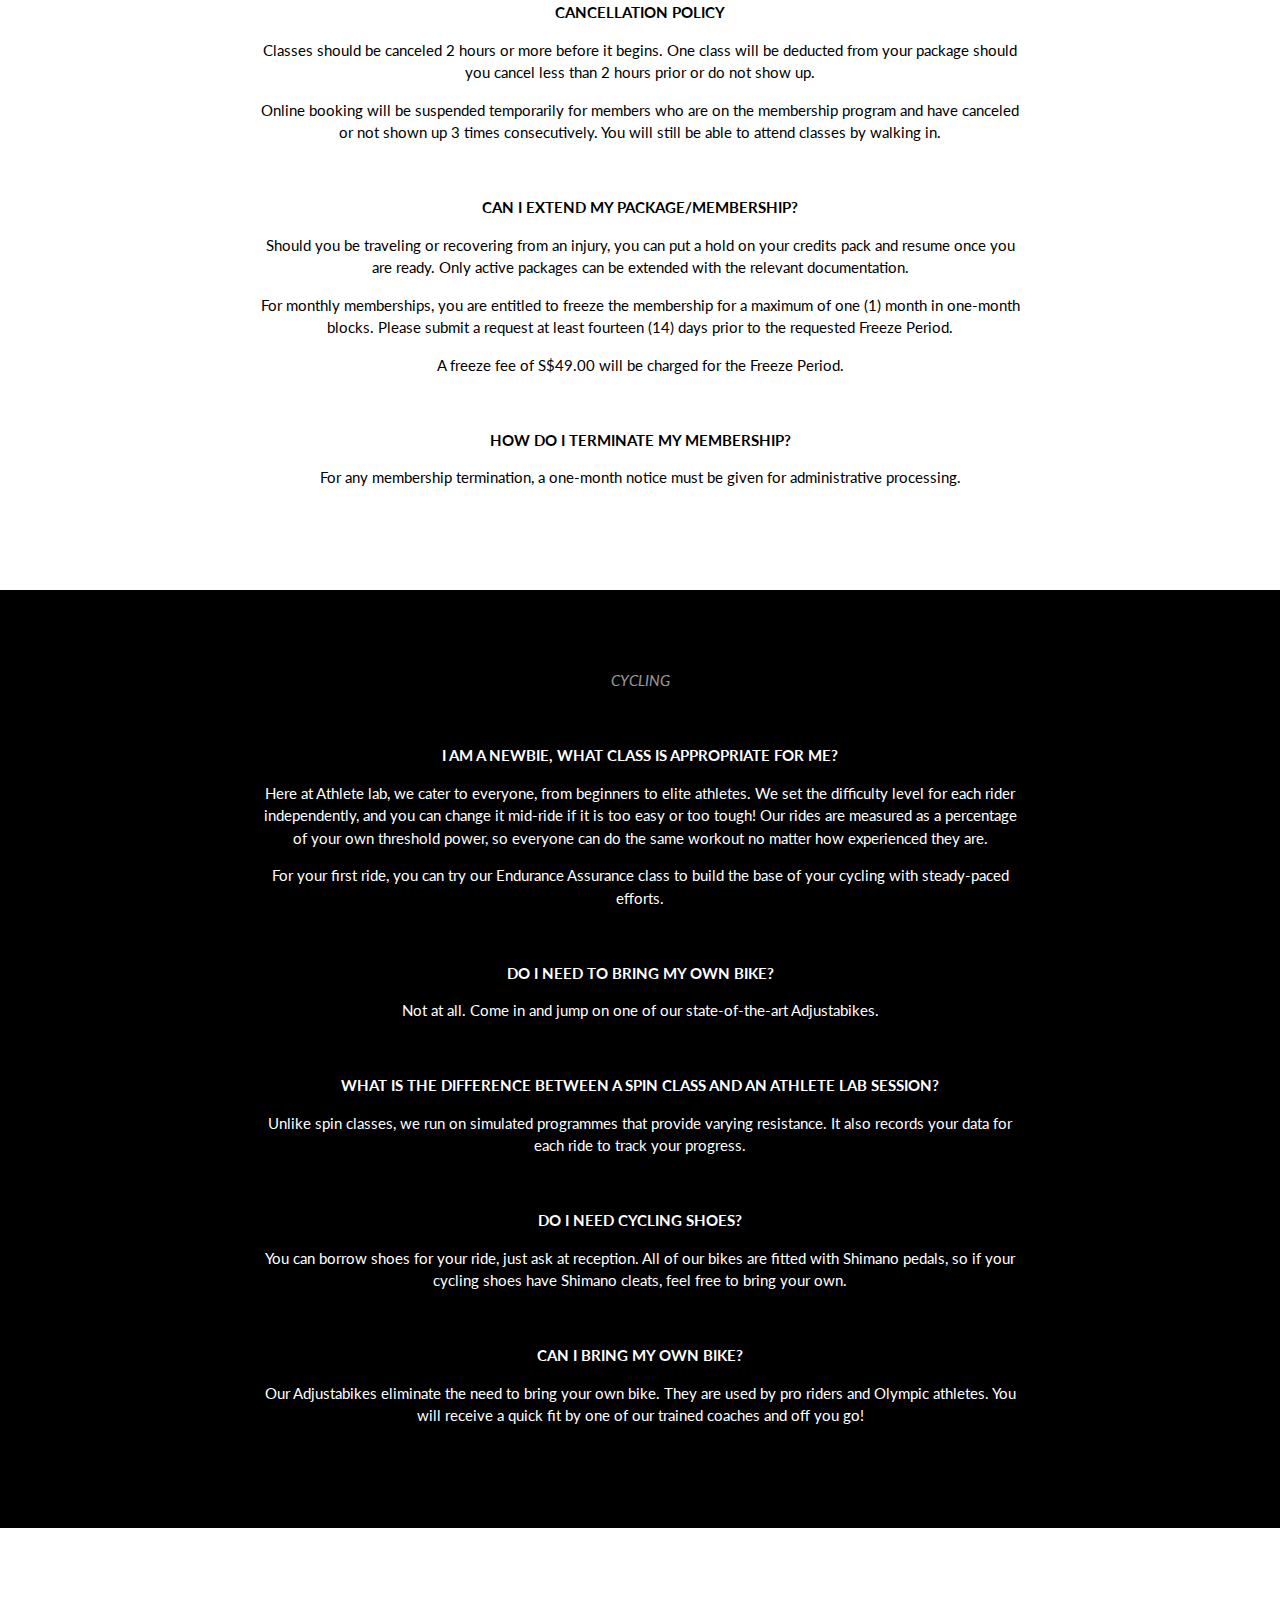
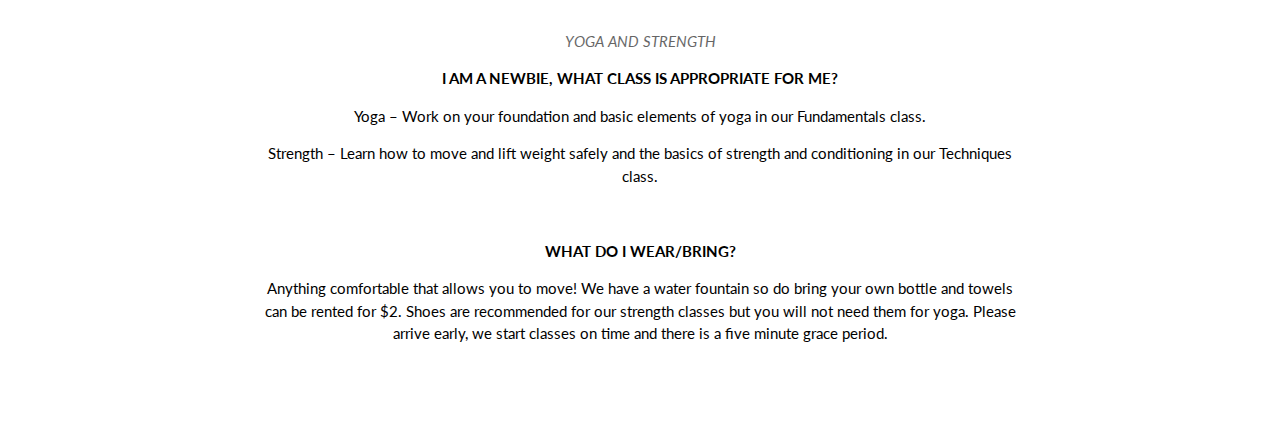
<file: faq.html>
<!DOCTYPE html>
<html lang="en">
<title>Athlete Lab - FAQ</title>
<meta charset="UTF-8">
<meta name="viewport" content="width=device-width, initial-scale=1">
<link rel="stylesheet" href="styles.css">
<link rel="stylesheet" href="https://fonts.googleapis.com/css?family=Lato">
<link rel="stylesheet" href="https://cdnjs.cloudflare.com/ajax/libs/font-awesome/4.7.0/css/font-awesome.min.css">
<style>
body {font-family: "Lato", sans-serif}
.mySlides {display: none}
</style>
<body>

<!-- Navbar -->
<div class="w3-top">
  <div class="w3-bar w3-black w3-card">
    <a class="w3-bar-item w3-button w3-padding-large w3-hide-medium w3-hide-large w3-right" href="javascript:void(0)" onclick="myFunction()" title="Toggle Navigation Menu"><i class="fa fa-bars"></i></a>
    <a href="index.html" class="w3-bar-item w3-button w3-padding-large">Home</a>
    <a href="pricing.html" class="w3-bar-item w3-button w3-padding-large">Pricing</a>
    <a href="classes.html" class="w3-bar-item w3-button w3-padding-large">Classes</a>
    <a href="contactus.html" class="w3-bar-item w3-button w3-padding-large">Contact Us</a>
    <a href="team.html" class="w3-bar-item w3-button w3-padding-large">Team</a>
      </div>
    </div>

<!-- Navbar on small screens -->
<div id="navDemo" class="w3-bar-block w3-black w3-hide w3-hide-large w3-hide-medium w3-top" style="margin-top:46px">
    <a href="index.html" class="w3-bar-item w3-button w3-padding-large">Home</a>
    <a href="pricing.html" class="w3-bar-item w3-button w3-padding-large">Pricing</a>
    <a href="classes.html" class="w3-bar-item w3-button w3-padding-large">Classes</a>
    <a href="contactus.html" class="w3-bar-item w3-button w3-padding-large">Contact Us</a>
    <a href="team.html" class="w3-bar-item w3-button w3-padding-large">Team</a>
</div>

<!-- Page content -->
<div class="w3-content" style="max-width:2000px;margin-top:46px">

  <!-- Automatic Slideshow Images -->
  <div class="mySlides w3-display-container w3-center">
    <img src="cycling3.jpg" style="width:100%">
    <div class="w3-display-bottommiddle w3-container w3-text-white w3-padding-32 w3-hide-small">
      <h3>Athlete Lab</h3>
      <p><b>FAQ</b></p>
    </div>
  </div>
  <div class="mySlides w3-display-container w3-center">
    <img src="yoga2.jpg" style="width:100%">
    <div class="w3-display-bottommiddle w3-container w3-text-white w3-padding-32 w3-hide-small">
      <h3>Athlete Lab</h3>
      <p><b>FAQ</b></p>
    </div>
  </div>
  <div class="mySlides w3-display-container w3-center">
    <img src="strength2.jpg" style="width:100%">
    <div class="w3-display-bottommiddle w3-container w3-text-white w3-padding-32 w3-hide-small">
      <h3>Athlete Lab</h3>
      <p><b>FAQ</b></p>
    </div>
  </div>

<br>


  <!-- The General Section -->
  <div class="w3-container w3-content w3-center w3-padding-64" style="max-width:800px" id="band">
    <h2 class="w3-wide">Frequently Asked Questions</h2>
    <br>
    <p id="general" class="w3-opacity"><i>General FAQ</i></p>
    <p><strong>HOW DO I BOOK A CLASS?</strong></p>
    <p>Classes can be booked via our website, the MindBody app or through <a href="https://clients.mindbodyonline.com/ASP/su1.asp?studioid=-33902&tg=&vt=&lvl=&stype=&view=&trn=0&page=&catid=&prodid=&date=2%2f5%2f2020&classid=0&prodGroupId=&sSU=&optForwardingLink=&qParam=&justloggedin=&nLgIn=&pMode=0&loc=1" class="w3-bar-item w3-button w3-padding-large">MINDBODY</a></p>
    <br>
    <p><strong>IS THERE A FREE TRIAL?</strong></p>
    <p>Drop in for your first class and should you decide to purchase a class pack on the same day, your first class is free!</p>
    <br>
    <p><strong>PAYMENT METHOD</strong></p>
    <p>We are cashless and accept VISA, AMEX, Mastercard.</p>
    <br>
    <p><strong>CAN I SHARE MY PACKAGE WITH SOMEONE ELSE?</strong></p>
    <p>Our packages are non-transferable.</p>
    <br>
    <p><strong>CANCELLATION POLICY</strong></p>
    <p>Classes should be canceled 2 hours or more before it begins. One class will be deducted from your package should you cancel less than 2 hours prior or do not show up.</p>
    <p>Online booking will be suspended temporarily for members who are on the membership program and have canceled or not shown up 3 times consecutively. You will still be able to attend classes by walking in.</p>
    <br>
    <p><strong>CAN I EXTEND MY PACKAGE/MEMBERSHIP?</strong></p>
    <p>Should you be traveling or recovering from an injury, you can put a hold on your credits pack and resume once you are ready. Only active packages can be extended with the relevant documentation.</p>
    <p>For monthly memberships, you are entitled to freeze the membership for a maximum of one (1) month in one-month blocks. Please submit a request at least fourteen (14) days prior to the requested Freeze Period.</p>
    <p>A freeze fee of S$49.00 will be charged for the Freeze Period.</p>
    <br>
    <p><strong>HOW DO I TERMINATE MY MEMBERSHIP?</strong></p>
    <p>For any membership termination, a one-month notice must be given for administrative processing.</p>
    <br>
  </div>

  <!-- The Cycling Section -->
  <div class="w3-black" id="tour">
    <div class="w3-container w3-content w3-padding-64" style="max-width:800px">
      <p id="cycling" class="w3-opacity w3-center"><i>CYCLING</i></p><br>
      <center>
      <p><strong>I AM A NEWBIE, WHAT CLASS IS APPROPRIATE FOR ME?</strong></p>
      <p>Here at Athlete lab, we cater to everyone, from beginners to elite athletes. We set the difficulty level for each rider independently, and you can change it mid-ride if it is too easy or too tough! Our rides are measured as a percentage of your own threshold power, so everyone can do the same workout no matter how experienced they are.</p>
      <p>For your first ride, you can try our Endurance Assurance class to build the base of your cycling with steady-paced efforts.</p>
    </center>
      <br>
      <center>
      <p><strong>DO I NEED TO BRING MY OWN BIKE? </strong></p>
      <p>Not at all. Come in and jump on one of our state-of-the-art Adjustabikes.</p>
    </center>
      <br>
      <center>
      <p><strong>WHAT IS THE DIFFERENCE BETWEEN A SPIN CLASS AND AN ATHLETE LAB SESSION?</strong></p>
      <p>Unlike spin classes, we run on simulated programmes that provide varying resistance. It also records your data for each ride to track your progress.</p>
    </center>
      <br>
      <center>
      <p><strong>DO I NEED CYCLING SHOES?</strong></p>
      <p>You can borrow shoes for your ride, just ask at reception. All of our bikes are fitted with Shimano pedals, so if your cycling shoes have Shimano cleats, feel free to bring your own.</p>
    </center>
      <br>
      <center>
      <p><strong>CAN I BRING MY OWN BIKE?</strong></p>
      <p>Our Adjustabikes eliminate the need to bring your own bike. They are used by pro riders and Olympic athletes. You will receive a quick fit by one of our trained coaches and off you go!</p>
    </center>
      <br>
    </div>
  </div>

  <!-- The Yoga and Strength Section -->
  <div class="w3-container w3-content w3-center w3-padding-64" style="max-width:800px" id="band">
    <br>
    <p id="yogastrength" class="w3-opacity"><i>YOGA AND STRENGTH</i></p>
    <p><strong>I AM A NEWBIE, WHAT CLASS IS APPROPRIATE FOR ME?</strong></p>
    <p>Yoga – Work on your foundation and basic elements of yoga in our Fundamentals class.</p>
    <p>Strength – Learn how to move and lift weight safely and the basics of strength and conditioning in our Techniques class.</p>
    <br>
    <p><strong>WHAT DO I WEAR/BRING?</strong></p>
    <p>Anything comfortable that allows you to move! We have a water fountain so do bring your own bottle and towels can be rented for $2. Shoes are recommended for our strength classes but you will not need them for yoga. Please arrive early, we start classes on time and there is a five minute grace period.</p>
    <br>
  </div>
<!-- End Page Content -->
</div>

<script>
// Automatic Slideshow - change image every 4 seconds
var myIndex = 0;
carousel();

function carousel() {
  var i;
  var x = document.getElementsByClassName("mySlides");
  for (i = 0; i < x.length; i++) {
    x[i].style.display = "none";
  }
  myIndex++;
  if (myIndex > x.length) {myIndex = 1}
  x[myIndex-1].style.display = "block";
  setTimeout(carousel, 4000);
}

// Used to toggle the menu on small screens when clicking on the menu button
function myFunction() {
  var x = document.getElementById("navDemo");
  if (x.className.indexOf("w3-show") == -1) {
    x.className += " w3-show";
  } else {
    x.className = x.className.replace(" w3-show", "");
  }
}

// When the user clicks anywhere outside of the modal, close it
var modal = document.getElementById('ticketModal');
window.onclick = function(event) {
  if (event.target == modal) {
    modal.style.display = "none";
  }
}
</script>

</body>
</html>
</file>
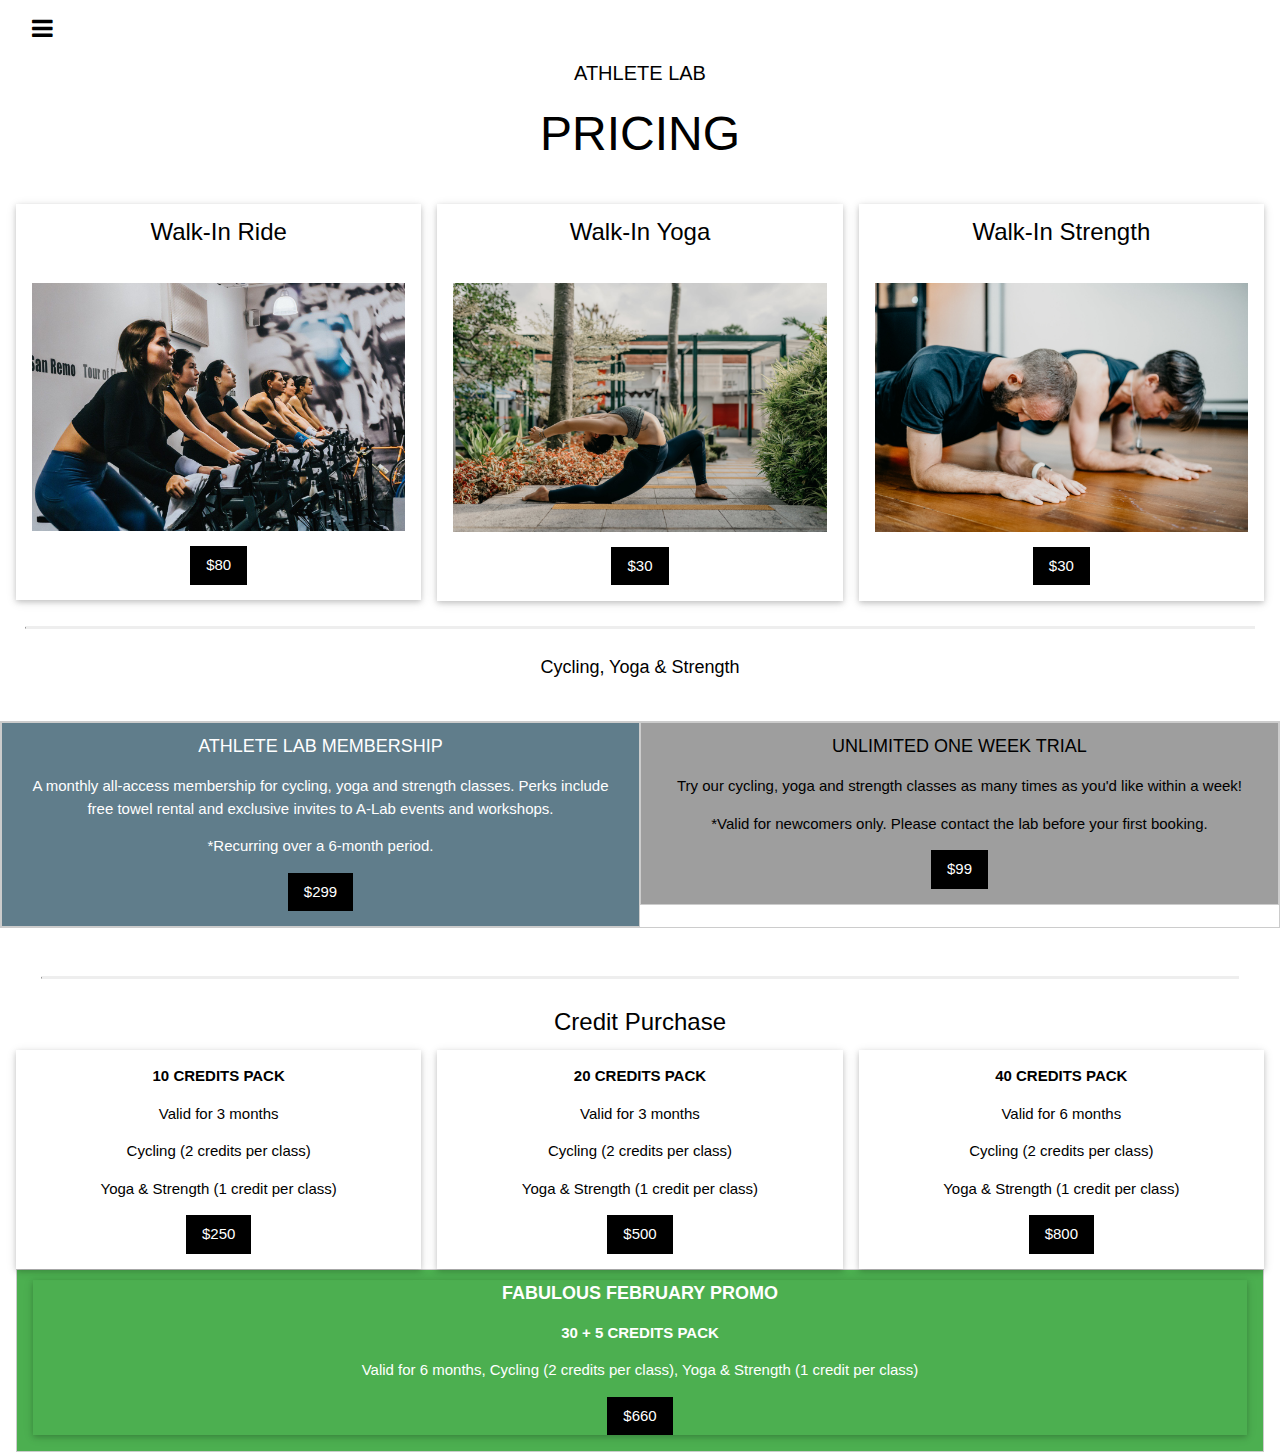
<file: pricing.html>
<!DOCTYPE html>
<html>
<title>Athlete Lab - Pricing</title>
<meta charset="UTF-8">
<meta name="viewport" content="width=device-width, initial-scale=1">
<link rel="stylesheet" href="styles.css">
<link rel="stylesheet" href="https://www.w3schools.com/lib/w3-theme-black.css">
<link rel="stylesheet" href="https://cdnjs.cloudflare.com/ajax/libs/font-awesome/4.3.0/css/font-awesome.min.css">
<body>

<!-- Side Navigation -->
<nav class="w3-sidebar w3-bar-block w3-card w3-animate-left w3-center" style="display:none" id="mySidebar">
  <h1 class="w3-xxxlarge w3-text-theme">Athlete Lab</h1>
  <button class="w3-bar-item w3-button" onclick="w3_close()">Close <i class="fa fa-remove"></i></button>
  <a href="index.html" class="w3-bar-item w3-button">Home</a>
  <a href="classes.html" class="w3-bar-item w3-button">Classes</a>
  <a href="contactus.html" class="w3-bar-item w3-button">Contact Us</a>
  <a href="team.html" class="w3-bar-item w3-button">Team</a>
  <a href="faq.html" class="w3-bar-item w3-button">FAQ</a>
</nav>

<!-- Header -->
<header class="w3-container w3-theme w3-padding" id="myHeader">
  <i onclick="w3_open()" class="fa fa-bars w3-xlarge w3-button w3-theme"></i>
  <div class="w3-center">
  <h4>ATHLETE LAB</h4>
  <h1 class="w3-xxxlarge w3-animate-bottom">PRICING</h1>
</header>

<div class="w3-row-padding w3-center w3-margin-top">
<div class="w3-third">
  <div class="w3-card w3-container" style="min-height:360px">
  <h3>Walk-In Ride</h3><br>
  <img src=
"cycling2.jpg"
       alt="Cycling"
       width="100%;max-width:262px">
       <center><a href="contactus.html"> <p><button class="w3-button w3-black">$80</button></p> </a></center>
  </div>
</div>

<div class="w3-third">
  <div class="w3-card w3-container" style="min-height:360px">
  <h3>Walk-In Yoga</h3><br>
  <img src=
"yoga2.jpg"
       alt="Yoga"
       width="100%;max-width:262px">
       <center><a href="contactus.html"> <p><button class="w3-button w3-black">$30</button></p> </a></center>
  </div>
</div>

<div class="w3-third">
  <div class="w3-card w3-container" style="min-height:360px">
  <h3>Walk-In Strength</h3><br>
  <img src=
"strength2.jpg"
       alt="strength"
       width="100%;max-width:262px">
       <center><a href="contactus.html"> <p><button class="w3-button w3-black">$30</button></p> </a></center>
  </div>
</div>
</div>

<hr>
<div class="w3-center">
  <p class="w3-large">Cycling, Yoga & Strength</p>
</div>
<br>

<div class="w3-row w3-border">
  <div class="w3-half w3-container w3-blue-grey w3-border">
    <center><h5>ATHLETE LAB MEMBERSHIP</h5></center>
    <center><p>A monthly all-access membership for cycling, yoga and strength classes. Perks include free towel rental and exclusive invites to A-Lab events and workshops.</p>
    <p>*Recurring over a 6-month period.</p></center>
    <center><a href="contactus.html"> <p><button class="w3-button w3-black">$299</button></p> </a></center>
  </div>
  <div class="w3-half w3-container w3-gray w3-border">
    <center><h5>UNLIMITED ONE WEEK TRIAL</h5></center>
    <center><p>Try our cycling, yoga and strength classes as many times as you'd like within a week!</p>
    <p>*Valid for newcomers only. Please contact the lab before your first booking.</p></center>
    <center><a href="contactus.html"> <p><button class="w3-button w3-black">$99</button></p> </a></center>
  </div>
</div>
<br>



<div class="w3-container w3-center">
  <hr>
  <h3>Credit Purchase</h3>
</div>

<div class="w3-row-padding">

<div class="w3-third">
<div class="w3-card">
  <div class="w3-container">
  <center><p><b>10 CREDITS PACK</b></p>
  <p>Valid for 3 months</p>
  <p>Cycling (2 credits per class)</p>
  <p>Yoga & Strength (1 credit per class)</p></center>
  <center><a href="contactus.html"> <p><button class="w3-button w3-black">$250</button></p> </a></center>
  </div>
</div>
</div>

<div class="w3-third">
<div class="w3-card">
  <div class="w3-container">
  <center><p><b>20 CREDITS PACK</b></p>
  <p>Valid for 3 months</p>
  <p>Cycling (2 credits per class)</p>
  <p>Yoga & Strength (1 credit per class)</p></center>
  <center><a href="contactus.html"> <p><button class="w3-button w3-black">$500</button></p> </a></center>
  </div>
</div>
</div>

<div class="w3-third">
<div class="w3-card">
  <div class="w3-container">
  <center><p><b>40 CREDITS PACK</b></p>
  <p>Valid for 6 months</p>
  <p>Cycling (2 credits per class)</p>
  <p>Yoga & Strength (1 credit per class)</p></center>
  <center><a href="contactus.html"> <p><button class="w3-button w3-black">$800</button></p> </a></center>
  </div>
</div>
</div>

<div class="w3-row-padding">

<div class="w3-row w3-border">
<div class="w3-container w3-green">
  <div class="w3-card">
  <center><h5><strong>FABULOUS FEBRUARY PROMO</strong></h5></center>
  <center><p><b>30 + 5 CREDITS PACK</b></p>
  <p>Valid for 6 months, Cycling (2 credits per class), Yoga & Strength (1 credit per class)</p></center>
  <center><a href="contactus.html"> <p><button class="w3-button w3-black">$660</button></p> </a></center>
</div>
</div>
</div>

<!-- Script for Sidebar, Tabs, Accordions, Progress bars and slideshows -->
<script>
// Side navigation
function w3_open() {
  var x = document.getElementById("mySidebar");
  x.style.width = "100%";
  x.style.fontSize = "40px";
  x.style.paddingTop = "10%";
  x.style.display = "block";
}
function w3_close() {
  document.getElementById("mySidebar").style.display = "none";
}
</script>

</body>
</html>
</file>
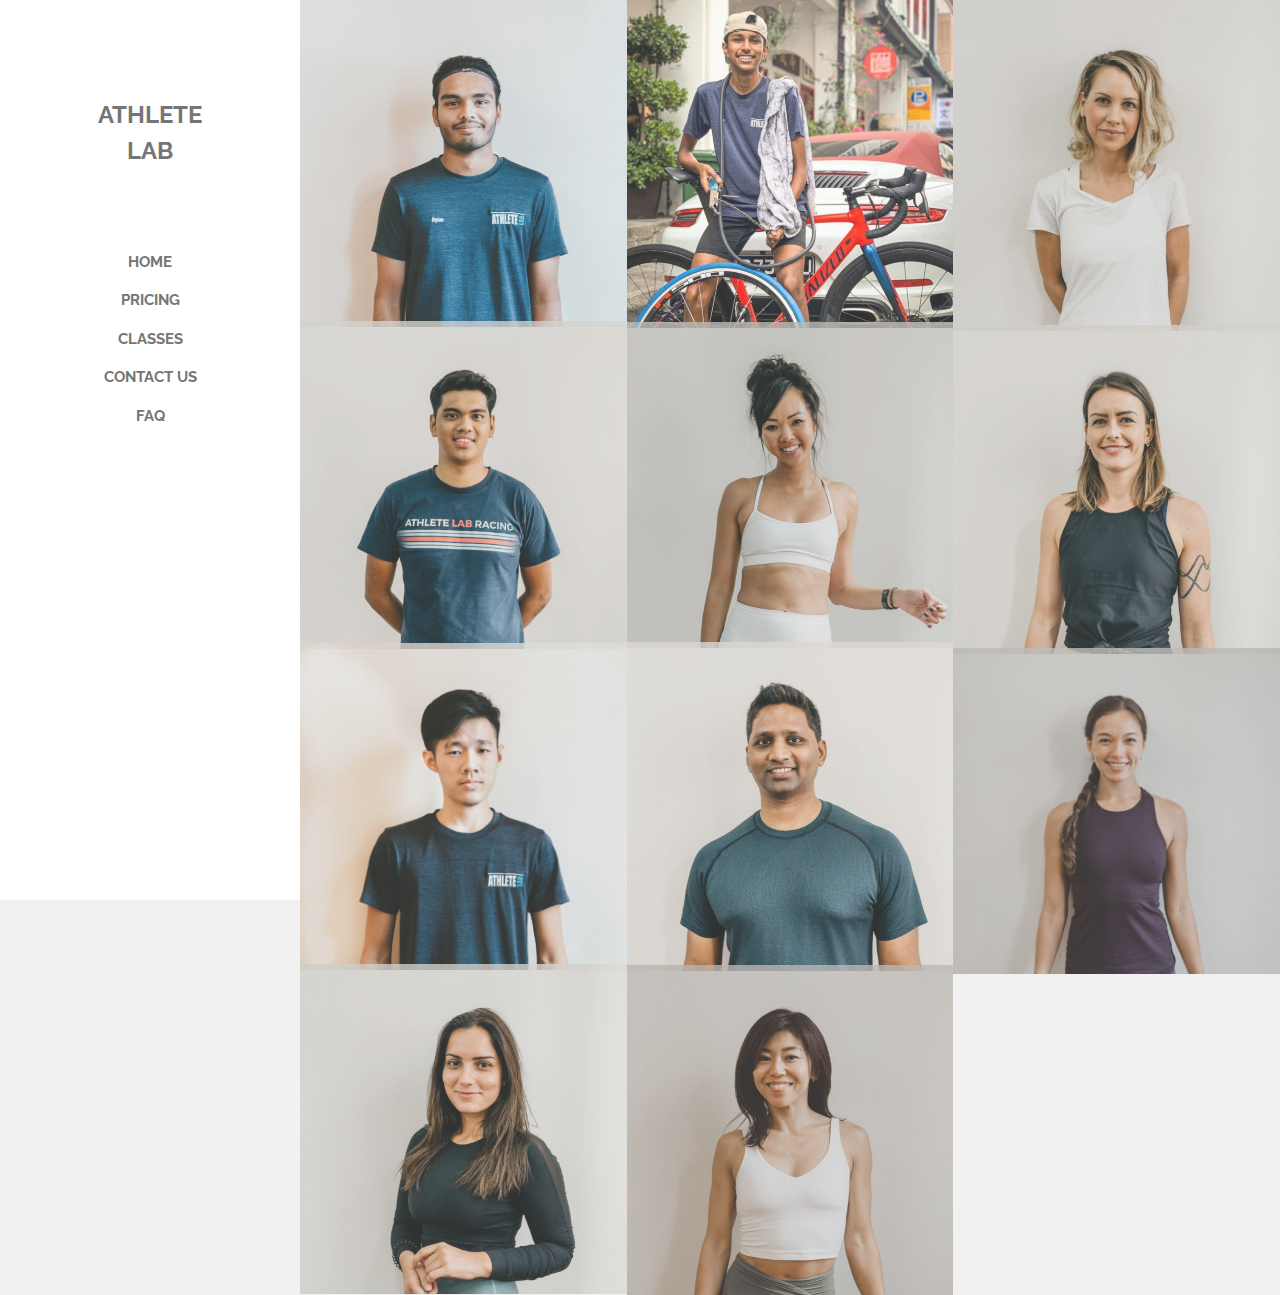
<file: team.html>
<!DOCTYPE html>
<html lang="en">
<title>Athlete Lab - Team</title>
<meta charset="UTF-8">
<meta name="viewport" content="width=device-width, initial-scale=1">
<link rel="stylesheet" href="styles.css">
<link rel="stylesheet" href="https://fonts.googleapis.com/css?family=Raleway">
<style>
body,h1,h2,h3,h4,h5 {font-family: "Raleway", sans-serif}
.w3-third img{margin-bottom: -6px; opacity: 0.8; cursor: pointer}
.w3-third img:hover{opacity: 1}
</style>
<body class="w3-light-grey w3-content" style="max-width:1600px">

<!-- Sidebar/menu -->
<nav class="w3-sidebar w3-bar-block w3-white w3-animate-left w3-text-grey w3-collapse w3-top w3-center" style="z-index:3;width:300px;font-weight:bold" id="mySidebar"><br>
  <h3 class="w3-padding-64 w3-center"><b>ATHLETE<br>LAB</b></h3>
  <a href="javascript:void(0)" onclick="w3_close()" class="w3-bar-item w3-button w3-padding w3-hide-large">CLOSE</a>
  <a href="index.html" onclick="w3_close()" class="w3-bar-item w3-button">HOME</a>
  <a href="pricing.html" onclick="w3_close()" class="w3-bar-item w3-button">PRICING</a>
  <a href="classes.html" onclick="w3_close()" class="w3-bar-item w3-button">CLASSES</a>
  <a href="contactus.html" onclick="w3_close()" class="w3-bar-item w3-button">CONTACT US</a>
  <a href="faq.html" onclick="w3_close()" class="w3-bar-item w3-button">FAQ</a>
</nav>

<!-- Top menu on small screens -->
<header class="w3-container w3-top w3-hide-large w3-white w3-xlarge w3-padding-16">
  <span class="w3-left w3-padding">ATHLETE LAB TEAM</span>
  <a href="javascript:void(0)" class="w3-right w3-button w3-white" onclick="w3_open()">&#9776;</a>
</header>

<!-- Overlay effect when opening sidebar on small screens -->
<div class="w3-overlay w3-hide-large w3-animate-opacity" onclick="w3_close()" style="cursor:pointer" title="close side menu" id="myOverlay"></div>

<!-- !PAGE CONTENT! -->
<div class="w3-main" style="margin-left:300px">

  <!-- Push down content on small screens -->
  <div class="w3-hide-large" style="margin-top:83px"></div>

  <!-- Photo grid -->
  <div class="w3-row">
    <div class="w3-third">
      <img src="dylan.jpg" style="width:100%" onclick="onClick(this)" alt="Dylan - Cycling Coach">
      <img src="harith.jpg" style="width:100%" onclick="onClick(this)" alt="Harith - Head Coach">
      <img src="jinghong.jpg" style="width:100%" onclick="onClick(this)" alt="Jing Hong - Cycling Coach">
      <img src="monica.jpg" style="width:100%" onclick="onClick(this)" alt="Monica - Yoga
      <br>
      Monica started practicing yoga in 2014 while recovering from an injury as a contemporary
      dancer in London. Her transformational process was so great, specially emotionally, being able to accept my new condition that at the time she felt it was her
      calling to become a Yoga teacher and be able to help others. She has had the pleasure to work alongside beautiful souls in the UK, Portugal and currently in Singapore.
<br>
She is extremely passionate about the spiritual, physical but mainly emotional benefits of practicing Yoga. She is interested in the bridge between mind, body and soul, inner
and ultimately outer well being.
<br>
She aims to help her students clear their minds, cleanse their bodies and open their hearts through asana and pranayama balanced with a strong meditation practice with the
hope that somewhere within the chaotic urban life, they will find stillness and silence, allowing opportunity to deepen, reflect and absorb the effects of practicing Yoga.">
    </div>

    <div class="w3-third">
      <img src="irfan.jpg" style="width:100%" onclick="onClick(this)" alt="Irfan - Head Mechanic">
      <img src="sheranne.jpg" style="width:100%" onclick="onClick(this)" alt="Sheranne - Yoga
      <br>
      As someone who constantly moves from one place to the next,
      living life spontaneously, yoga has a special way of keeping Sheranne grounded. She first discovered yoga in 2010 whilst she was living in LA as a form
      of therapy and rehabilitative exercise after she had an invasive decompression surgery in her lower back.
      <br>
      In her previous life as a headhunter in Hong Kong, her practice started to deepen due to the hectic and stressful nature of the industry, and she was
      able to benefit from the mental and spiritual aspects of yoga. She decided to commit to the path of yoga and attained her 200 hour YTT in India,
       and has
      since continued with various trainings and workshops.
      <br>
      What Sheranne loves about teaching is seeing people from all walks of life come together to practice, with a common goal of wanting to make a change in their lives.
    ">
      <img src="krishna.jpg" style="width:100%" onclick="onClick(this)" alt="Krishna - Yoga
<br>
      Krishna is a Singapore based Resident yogi. He has more than a decade of experience teaching
      yoga and wellness. He is a certified Iyengar Yoga Teacher, which is alongside other wellness certifications he has completed over the last few years. He believes that
      one needs to be physically and mentally fit to live a balanced life and to achieve anything he wants.
      <br>
      He grew up with yoga being a part of his daily routine back when he was a student in Hyderabad, India. Continuously working under the guidance of his spiritual master,
      he aims to take students on a holistic yoga and wellness journey.
      <br>
      Throughout the years, yoga has allowed him to see the connection of the mind and body, and it is this understanding that has spurred him to embark on this journey which eventually
      became a lifelong passion.">
      <img src="yoshie.jpg" style="width:100%" onclick="onClick(this)" alt="Yoshie - Yoga
      <br>
      Yoshie discovered yoga in 2004 when she was working as a flight stewardess in Singapore. She was struggling to find the balance in her tight irregular working schedule after flying for about five years. Yoga helped her to ground her literally, and to be more mindful with her diet and overall lifestyle.
<br>
She completed her first 250 hours YTT in 2007 at the Iyengar style studio when she moved to Hong Kong. She continued her practice with Patrick Creelman in Anusara method. She's been practicing with Arun Rana and Heeboon Tan since returning to Singapore in 2014.
<br>
Her teaching is focused on the alignment as she believes the safe and long term practice is based on the fundamental alignment.">
    </div>

    <div class="w3-third">
      <img src="miriam.jpg" style="width:100%" onclick="onClick(this)" alt="Miriam - Yoga
<br>
      Miriam hails from Munich where she was a graphic designer for many years with different advertising companies.
      In 2007, her partner received an interesting job offer in China and that took them to Shanghai for 3 years, where her yoga journey began.
      <br>
      She quickly fell in love with Vinyasa, Hatha and Yin Yoga and these styles have accompanied her on her journey. The urban jungle and long working hours in Shanghai took a lot of vital energy
      out of her and she started to seek sanctuary in yoga and meditation. She soon realised that harmony of the mind, body and soul were what was most important to her and drove her to become a teacher.
      <br>
      Her love for travelling brought her to Singapore in November 2015 where she is teaching since then. Miriam loves teaching Vinyasa and Hatha classes as much as the slower-paced Yin,
      Yoga Therapy and Restorative classes. She views them as perfect complements in a practice.">
      <img src="marta.jpg" style="width:100%" onclick="onClick(this)" alt="Marta Magdalena - Yoga
<br>
      Marta Magdalena is a dedicated yoga practitioner and instructor with over 15 years of experience as a student and almost a decade as a teacher.
<br>
Influenced by the world-famous leaders and teachers, among others, Thich Nhat Hanh, BKS Iyengar, S.N Goenka, Sharath R. Jois, Marta has been inspiring and motivating her students to change their attitude towards life through the disciplined daily practice.
<br>
Through her own history of severe back pain as a teenager and knee injury as an adult, Marta developed a sense of understanding of the human body and compassion towards the students with limited physical abilities.
<br>
Experienced in working with clients from various sports background, and often with a history of injuries themselves, Marta tries to incorporate her knowledge of anatomy and human body to share with the students the practice suitable for their needs.">
      <img src="stephanie.jpg" style="width:100%" onclick="onClick(this)" alt="Stephanie - Yoga
      <br>
      Stephanie approaches life treading between yin and yang ways of living.
<br>
Primarily as an athlete and strength trainer, she found yoga in 2013 and discovered that yoga not only supplemented her fitness regime, but complimented all other areas of her life.
<br>
She obtained her 200hr YTT in 2015 studying elemental yoga therapy, where she quickly found that the yin and restorative styles of yoga is what she wanted to focus on as a teacher.
<br>
She received two 65 hour yin yoga teacher trainings - first at Sampoorna Yoga School in 2018, and is continuing her trainings with Jo Phee (Master teacher of yin yoga) in the pursuit of a yin yoga diploma.
<br>
Stephanie hopes to share with her students the benefits of what it means to settle in stillness, and how to practice physical postures as a support to mental and emotional wellbeing.">
    </div>
  </div>

  <!-- Modal for full size images on click-->
  <div id="modal01" class="w3-modal w3-black" style="padding-top:0" onclick="this.style.display='none'">
    <span class="w3-button w3-black w3-xlarge w3-display-topright">&times;</span>
    <div class="w3-modal-content w3-animate-zoom w3-center w3-transparent w3-padding-64">
      <img id="img01" class="w3-image">
      <p id="caption"></p>
    </div>
  </div>


<!-- End page content -->
</div>

<script>
// Script to open and close sidebar
function w3_open() {
  document.getElementById("mySidebar").style.display = "block";
  document.getElementById("myOverlay").style.display = "block";
}

function w3_close() {
  document.getElementById("mySidebar").style.display = "none";
  document.getElementById("myOverlay").style.display = "none";
}

// Modal Image Gallery
function onClick(element) {
  document.getElementById("img01").src = element.src;
  document.getElementById("modal01").style.display = "block";
  var captionText = document.getElementById("caption");
  captionText.innerHTML = element.alt;
}

</script>


</body>
</html>
</file>
<file: styles.css>
/* W3.CSS 4.13 June 2019 by Jan Egil and Borge Refsnes */
html{box-sizing:border-box}*,*:before,*:after{box-sizing:inherit}
/* Extract from normalize.css by Nicolas Gallagher and Jonathan Neal git.io/normalize */
html{-ms-text-size-adjust:100%;-webkit-text-size-adjust:100%}body{margin:0}
article,aside,details,figcaption,figure,footer,header,main,menu,nav,section{display:block}summary{display:list-item}
audio,canvas,progress,video{display:inline-block}progress{vertical-align:baseline}
audio:not([controls]){display:none;height:0}[hidden],template{display:none}
a{background-color:transparent}a:active,a:hover{outline-width:0}
abbr[title]{border-bottom:none;text-decoration:underline;text-decoration:underline dotted}
b,strong{font-weight:bolder}dfn{font-style:italic}mark{background:#ff0;color:#000}
small{font-size:80%}sub,sup{font-size:75%;line-height:0;position:relative;vertical-align:baseline}
sub{bottom:-0.25em}sup{top:-0.5em}figure{margin:1em 40px}img{border-style:none}
code,kbd,pre,samp{font-family:monospace,monospace;font-size:1em}hr{box-sizing:content-box;height:2;overflow:visible}
button,input,select,textarea,optgroup{font:inherit;margin:0}optgroup{font-weight:bold}
button,input{overflow:visible}button,select{text-transform:none}
button,[type=button],[type=reset],[type=submit]{-webkit-appearance:button}
button::-moz-focus-inner,[type=button]::-moz-focus-inner,[type=reset]::-moz-focus-inner,[type=submit]::-moz-focus-inner{border-style:none;padding:0}
button:-moz-focusring,[type=button]:-moz-focusring,[type=reset]:-moz-focusring,[type=submit]:-moz-focusring{outline:1px dotted ButtonText}
fieldset{border:1px solid #c0c0c0;margin:0 2px;padding:.35em .625em .75em}
legend{color:inherit;display:table;max-width:100%;padding:0;white-space:normal}textarea{overflow:auto}
[type=checkbox],[type=radio]{padding:0}
[type=number]::-webkit-inner-spin-button,[type=number]::-webkit-outer-spin-button{height:auto}
[type=search]{-webkit-appearance:textfield;outline-offset:-2px}
[type=search]::-webkit-search-decoration{-webkit-appearance:none}
::-webkit-file-upload-button{-webkit-appearance:button;font:inherit}
/* End extract */
html,body{font-family:Verdana,sans-serif;font-size:15px;line-height:1.5}html{overflow-x:hidden}
h1{font-size:36px}h2{font-size:30px}h3{font-size:24px}h4{font-size:20px}h5{font-size:18px}h6{font-size:16px}.w3-serif{font-family:serif}
h1,h2,h3,h4,h5,h6{font-family:"Segoe UI",Arial,sans-serif;font-weight:400;margin:10px 0}.w3-wide{letter-spacing:4px}
hr{border:1;border-top:2px solid #eee;margin:25px }
.w3-image{max-width:100%;height:auto}img{vertical-align:middle}a{color:inherit}
.w3-table,.w3-table-all{border-collapse:collapse;border-spacing:0;width:100%;display:table}.w3-table-all{border:1px solid #ccc}
.w3-bordered tr,.w3-table-all tr{border-bottom:1px solid #ddd}.w3-striped tbody tr:nth-child(even){background-color:#f1f1f1}
.w3-table-all tr:nth-child(odd){background-color:#fff}.w3-table-all tr:nth-child(even){background-color:#f1f1f1}
.w3-hoverable tbody tr:hover,.w3-ul.w3-hoverable li:hover{background-color:#ccc}.w3-centered tr th,.w3-centered tr td{text-align:center}
.w3-table td,.w3-table th,.w3-table-all td,.w3-table-all th{padding:8px 8px;display:table-cell;text-align:left;vertical-align:top}
.w3-table th:first-child,.w3-table td:first-child,.w3-table-all th:first-child,.w3-table-all td:first-child{padding-left:16px}
.w3-btn,.w3-button{border:none;display:inline-block;padding:8px 16px;vertical-align:middle;overflow:hidden;text-decoration:none;color:inherit;background-color:inherit;text-align:center;cursor:pointer;white-space:nowrap}
.w3-btn:hover{box-shadow:0 8px 16px 0 rgba(0,0,0,0.2),0 6px 20px 0 rgba(0,0,0,0.19)}
.w3-btn,.w3-button{-webkit-touch-callout:none;-webkit-user-select:none;-khtml-user-select:none;-moz-user-select:none;-ms-user-select:none;user-select:none}
.w3-disabled,.w3-btn:disabled,.w3-button:disabled{cursor:not-allowed;opacity:0.3}.w3-disabled *,:disabled *{pointer-events:none}
.w3-btn.w3-disabled:hover,.w3-btn:disabled:hover{box-shadow:none}
.w3-badge,.w3-tag{background-color:#000;color:#fff;display:inline-block;padding-left:8px;padding-right:8px;text-align:center}.w3-badge{border-radius:50%}
.w3-ul{list-style-type:none;padding:0;margin:0}.w3-ul li{padding:8px 16px;border-bottom:1px solid #ddd}.w3-ul li:last-child{border-bottom:none}
.w3-tooltip,.w3-display-container{position:relative}.w3-tooltip .w3-text{display:none}.w3-tooltip:hover .w3-text{display:inline-block}
.w3-ripple:active{opacity:0.5}.w3-ripple{transition:opacity 0s}
.w3-input{padding:8px;display:block;border:none;border-bottom:1px solid #ccc;width:100%}
.w3-select{padding:9px 0;width:100%;border:none;border-bottom:1px solid #ccc}
.w3-dropdown-click,.w3-dropdown-hover{position:relative;display:inline-block;cursor:pointer}
.w3-dropdown-hover:hover .w3-dropdown-content{display:block}
.w3-dropdown-hover:first-child,.w3-dropdown-click:hover{background-color:#ccc;color:#000}
.w3-dropdown-hover:hover > .w3-button:first-child,.w3-dropdown-click:hover > .w3-button:first-child{background-color:#ccc;color:#000}
.w3-dropdown-content{cursor:auto;color:#000;background-color:#fff;display:none;position:absolute;min-width:160px;margin:0;padding:0;z-index:1}
.w3-check,.w3-radio{width:24px;height:24px;position:relative;top:6px}
.w3-sidebar{height:100%;width:200px;background-color:#fff;position:fixed!important;z-index:1;overflow:auto}
.w3-bar-block .w3-dropdown-hover,.w3-bar-block .w3-dropdown-click{width:100%}
.w3-bar-block .w3-dropdown-hover .w3-dropdown-content,.w3-bar-block .w3-dropdown-click .w3-dropdown-content{min-width:100%}
.w3-bar-block .w3-dropdown-hover .w3-button,.w3-bar-block .w3-dropdown-click .w3-button{width:100%;text-align:left;padding:8px 16px}
.w3-main,#main{transition:margin-left .4s}
.w3-modal{z-index:3;display:none;padding-top:100px;position:fixed;left:0;top:0;width:100%;height:100%;overflow:auto;background-color:rgb(0,0,0);background-color:rgba(0,0,0,0.4)}
.w3-modal-content{margin:auto;background-color:#fff;position:relative;padding:0;outline:0;width:600px}
.w3-bar{width:100%;overflow:hidden}.w3-center .w3-bar{display:inline-block;width:auto}
.w3-bar .w3-bar-item{padding:8px 16px;float:left;width:auto;border:none;display:block;outline:0}
.w3-bar .w3-dropdown-hover,.w3-bar .w3-dropdown-click{position:static;float:left}
.w3-bar .w3-button{white-space:normal}
.w3-bar-block .w3-bar-item{width:100%;display:block;padding:8px 16px;text-align:left;border:none;white-space:normal;float:none;outline:0}
.w3-bar-block.w3-center .w3-bar-item{text-align:center}.w3-block{display:block;width:100%}
.w3-responsive{display:block;overflow-x:auto}
.w3-container:after,.w3-container:before,.w3-panel:after,.w3-panel:before,.w3-row:after,.w3-row:before,.w3-row-padding:after,.w3-row-padding:before,
.w3-cell-row:before,.w3-cell-row:after,.w3-clear:after,.w3-clear:before,.w3-bar:before,.w3-bar:after{content:"";display:table;clear:both}
.w3-col,.w3-half,.w3-third,.w3-twothird,.w3-threequarter,.w3-quarter{float:left;width:100%}
.w3-col.s1{width:8.33333%}.w3-col.s2{width:16.66666%}.w3-col.s3{width:24.99999%}.w3-col.s4{width:33.33333%}
.w3-col.s5{width:41.66666%}.w3-col.s6{width:49.99999%}.w3-col.s7{width:58.33333%}.w3-col.s8{width:66.66666%}
.w3-col.s9{width:74.99999%}.w3-col.s10{width:83.33333%}.w3-col.s11{width:91.66666%}.w3-col.s12{width:99.99999%}
@media (min-width:601px){.w3-col.m1{width:8.33333%}.w3-col.m2{width:16.66666%}.w3-col.m3,.w3-quarter{width:24.99999%}.w3-col.m4,.w3-third{width:33.33333%}
.w3-col.m5{width:41.66666%}.w3-col.m6,.w3-half{width:49.99999%}.w3-col.m7{width:58.33333%}.w3-col.m8,.w3-twothird{width:66.66666%}
.w3-col.m9,.w3-threequarter{width:74.99999%}.w3-col.m10{width:83.33333%}.w3-col.m11{width:91.66666%}.w3-col.m12{width:99.99999%}}
@media (min-width:993px){.w3-col.l1{width:8.33333%}.w3-col.l2{width:16.66666%}.w3-col.l3{width:24.99999%}.w3-col.l4{width:33.33333%}
.w3-col.l5{width:41.66666%}.w3-col.l6{width:49.99999%}.w3-col.l7{width:58.33333%}.w3-col.l8{width:66.66666%}
.w3-col.l9{width:74.99999%}.w3-col.l10{width:83.33333%}.w3-col.l11{width:91.66666%}.w3-col.l12{width:99.99999%}}
.w3-rest{overflow:hidden}.w3-stretch{margin-left:-16px;margin-right:-16px}
.w3-content,.w3-auto{margin-left:auto;margin-right:auto}.w3-content{max-width:980px}.w3-auto{max-width:1140px}
.w3-cell-row{display:table;width:100%}.w3-cell{display:table-cell}
.w3-cell-top{vertical-align:top}.w3-cell-middle{vertical-align:middle}.w3-cell-bottom{vertical-align:bottom}
.w3-hide{display:none!important}.w3-show-block,.w3-show{display:block!important}.w3-show-inline-block{display:inline-block!important}
@media (max-width:1205px){.w3-auto{max-width:95%}}
@media (max-width:600px){.w3-modal-content{margin:0 10px;width:auto!important}.w3-modal{padding-top:30px}
.w3-dropdown-hover.w3-mobile .w3-dropdown-content,.w3-dropdown-click.w3-mobile .w3-dropdown-content{position:relative}
.w3-hide-small{display:none!important}.w3-mobile{display:block;width:100%!important}.w3-bar-item.w3-mobile,.w3-dropdown-hover.w3-mobile,.w3-dropdown-click.w3-mobile{text-align:center}
.w3-dropdown-hover.w3-mobile,.w3-dropdown-hover.w3-mobile .w3-btn,.w3-dropdown-hover.w3-mobile .w3-button,.w3-dropdown-click.w3-mobile,.w3-dropdown-click.w3-mobile .w3-btn,.w3-dropdown-click.w3-mobile .w3-button{width:100%}}
@media (max-width:768px){.w3-modal-content{width:500px}.w3-modal{padding-top:50px}}
@media (min-width:993px){.w3-modal-content{width:900px}.w3-hide-large{display:none!important}.w3-sidebar.w3-collapse{display:block!important}}
@media (max-width:992px) and (min-width:601px){.w3-hide-medium{display:none!important}}
@media (max-width:992px){.w3-sidebar.w3-collapse{display:none}.w3-main{margin-left:0!important;margin-right:0!important}.w3-auto{max-width:100%}}
.w3-top,.w3-bottom{position:fixed;width:100%;z-index:1}.w3-top{top:0}.w3-bottom{bottom:0}
.w3-overlay{position:fixed;display:none;width:100%;height:100%;top:0;left:0;right:0;bottom:0;background-color:rgba(0,0,0,0.5);z-index:2}
.w3-display-topleft{position:absolute;left:0;top:0}.w3-display-topright{position:absolute;right:0;top:0}
.w3-display-bottomleft{position:absolute;left:0;bottom:0}.w3-display-bottomright{position:absolute;right:0;bottom:0}
.w3-display-middle{position:absolute;top:50%;left:50%;transform:translate(-50%,-50%);-ms-transform:translate(-50%,-50%)}
.w3-display-left{position:absolute;top:50%;left:0%;transform:translate(0%,-50%);-ms-transform:translate(-0%,-50%)}
.w3-display-right{position:absolute;top:50%;right:0%;transform:translate(0%,-50%);-ms-transform:translate(0%,-50%)}
.w3-display-topmiddle{position:absolute;left:50%;top:0;transform:translate(-50%,0%);-ms-transform:translate(-50%,0%)}
.w3-display-bottommiddle{position:absolute;left:50%;bottom:0;transform:translate(-50%,0%);-ms-transform:translate(-50%,0%)}
.w3-display-container:hover .w3-display-hover{display:block}.w3-display-container:hover span.w3-display-hover{display:inline-block}.w3-display-hover{display:none}
.w3-display-position{position:absolute}
.w3-circle{border-radius:50%}
.w3-round-small{border-radius:2px}.w3-round,.w3-round-medium{border-radius:4px}.w3-round-large{border-radius:8px}.w3-round-xlarge{border-radius:16px}.w3-round-xxlarge{border-radius:32px}
.w3-row-padding,.w3-row-padding>.w3-half,.w3-row-padding>.w3-third,.w3-row-padding>.w3-twothird,.w3-row-padding>.w3-threequarter,.w3-row-padding>.w3-quarter,.w3-row-padding>.w3-col{padding:0 8px}
.w3-container,.w3-panel{padding:0.01em 16px}.w3-panel{margin-top:16px;margin-bottom:16px}
.w3-code,.w3-codespan{font-family:Consolas,"courier new";font-size:16px}
.w3-code{width:auto;background-color:#fff;padding:8px 12px;border-left:4px solid #4CAF50;word-wrap:break-word}
.w3-codespan{color:crimson;background-color:#f1f1f1;padding-left:4px;padding-right:4px;font-size:110%}
.w3-card,.w3-card-2{box-shadow:0 2px 5px 0 rgba(0,0,0,0.16),0 2px 10px 0 rgba(0,0,0,0.12)}
.w3-card-4,.w3-hover-shadow:hover{box-shadow:0 4px 10px 0 rgba(0,0,0,0.2),0 4px 20px 0 rgba(0,0,0,0.19)}
.w3-spin{animation:w3-spin 2s infinite linear}@keyframes w3-spin{0%{transform:rotate(0deg)}100%{transform:rotate(359deg)}}
.w3-animate-fading{animation:fading 10s infinite}@keyframes fading{0%{opacity:0}50%{opacity:1}100%{opacity:0}}
.w3-animate-opacity{animation:opac 0.8s}@keyframes opac{from{opacity:0} to{opacity:1}}
.w3-animate-top{position:relative;animation:animatetop 0.4s}@keyframes animatetop{from{top:-300px;opacity:0} to{top:0;opacity:1}}
.w3-animate-left{position:relative;animation:animateleft 0.4s}@keyframes animateleft{from{left:-300px;opacity:0} to{left:0;opacity:1}}
.w3-animate-right{position:relative;animation:animateright 0.4s}@keyframes animateright{from{right:-300px;opacity:0} to{right:0;opacity:1}}
.w3-animate-bottom{position:relative;animation:animatebottom 0.4s}@keyframes animatebottom{from{bottom:-300px;opacity:0} to{bottom:0;opacity:1}}
.w3-animate-zoom {animation:animatezoom 0.6s}@keyframes animatezoom{from{transform:scale(0)} to{transform:scale(1)}}
.w3-animate-input{transition:width 0.4s ease-in-out}.w3-animate-input:focus{width:100%!important}
.w3-opacity,.w3-hover-opacity:hover{opacity:0.60}.w3-opacity-off,.w3-hover-opacity-off:hover{opacity:1}
.w3-opacity-max{opacity:0.25}.w3-opacity-min{opacity:0.75}
.w3-greyscale-max,.w3-grayscale-max,.w3-hover-greyscale:hover,.w3-hover-grayscale:hover{filter:grayscale(100%)}
.w3-greyscale,.w3-grayscale{filter:grayscale(75%)}.w3-greyscale-min,.w3-grayscale-min{filter:grayscale(50%)}
.w3-sepia{filter:sepia(75%)}.w3-sepia-max,.w3-hover-sepia:hover{filter:sepia(100%)}.w3-sepia-min{filter:sepia(50%)}
.w3-tiny{font-size:10px!important}.w3-small{font-size:12px!important}.w3-medium{font-size:15px!important}.w3-large{font-size:18px!important}
.w3-xlarge{font-size:24px!important}.w3-xxlarge{font-size:36px!important}.w3-xxxlarge{font-size:48px!important}.w3-jumbo{font-size:64px!important; text-shadow: 3px 2px black}
.w3-left-align{text-align:left!important}.w3-right-align{text-align:right!important}.w3-justify{text-align:justify!important}.w3-center{text-align:center!important}
.w3-border-0{border:0!important}.w3-border{border:1px solid #ccc!important}
.w3-border-top{border-top:1px solid #ccc!important}.w3-border-bottom{border-bottom:1px solid #ccc!important}
.w3-border-left{border-left:1px solid #ccc!important}.w3-border-right{border-right:1px solid #ccc!important}
.w3-topbar{border-top:6px solid #ccc!important}.w3-bottombar{border-bottom:6px solid #ccc!important}
.w3-leftbar{border-left:6px solid #ccc!important}.w3-rightbar{border-right:6px solid #ccc!important}
.w3-section,.w3-code{margin-top:16px!important;margin-bottom:16px!important}
.w3-margin{margin:16px!important}.w3-margin-top{margin-top:16px!important}.w3-margin-bottom{margin-bottom:16px!important}
.w3-margin-left{margin-left:16px!important}.w3-margin-right{margin-right:16px!important}
.w3-padding-small{padding:4px 8px!important}.w3-padding{padding:8px 16px!important}.w3-padding-large{padding:12px 24px!important}
.w3-padding-16{padding-top:16px!important;padding-bottom:16px!important}.w3-padding-24{padding-top:24px!important;padding-bottom:24px!important}
.w3-padding-32{padding-top:32px!important;padding-bottom:32px!important}.w3-padding-48{padding-top:48px!important;padding-bottom:48px!important}
.w3-padding-64{padding-top:64px!important;padding-bottom:64px!important}
.w3-left{float:left!important}.w3-right{float:right!important}
.w3-button:hover{color:#000!important;background-color:#ccc!important}
.w3-transparent,.w3-hover-none:hover{background-color:transparent!important}
.w3-hover-none:hover{box-shadow:none!important}
/* Colors */
.w3-amber,.w3-hover-amber:hover{color:#000!important;background-color:#ffc107!important}
.w3-aqua,.w3-hover-aqua:hover{color:#000!important;background-color:#00ffff!important}
.w3-blue,.w3-hover-blue:hover{color:#fff!important;background-color:#2196F3!important}
.w3-light-blue,.w3-hover-light-blue:hover{color:#000!important;background-color:#87CEEB!important}
.w3-brown,.w3-hover-brown:hover{color:#fff!important;background-color:#795548!important}
.w3-cyan,.w3-hover-cyan:hover{color:#000!important;background-color:#00bcd4!important}
.w3-blue-grey,.w3-hover-blue-grey:hover,.w3-blue-gray,.w3-hover-blue-gray:hover{color:#fff!important;background-color:#607d8b!important}
.w3-green,.w3-hover-green:hover{color:#fff!important;background-color:#4CAF50!important}
.w3-light-green,.w3-hover-light-green:hover{color:#000!important;background-color:#8bc34a!important}
.w3-indigo,.w3-hover-indigo:hover{color:#fff!important;background-color:#3f51b5!important}
.w3-khaki,.w3-hover-khaki:hover{color:#000!important;background-color:#f0e68c!important}
.w3-lime,.w3-hover-lime:hover{color:#000!important;background-color:#cddc39!important}
.w3-orange,.w3-hover-orange:hover{color:#000!important;background-color:#ff9800!important}
.w3-deep-orange,.w3-hover-deep-orange:hover{color:#fff!important;background-color:#ff5722!important}
.w3-pink,.w3-hover-pink:hover{color:#fff!important;background-color:#e91e63!important}
.w3-purple,.w3-hover-purple:hover{color:#fff!important;background-color:#9c27b0!important}
.w3-deep-purple,.w3-hover-deep-purple:hover{color:#fff!important;background-color:#673ab7!important}
.w3-red,.w3-hover-red:hover{color:#fff!important;background-color:#f44336!important}
.w3-sand,.w3-hover-sand:hover{color:#000!important;background-color:#fdf5e6!important}
.w3-teal,.w3-hover-teal:hover{color:#fff!important;background-color:#009688!important}
.w3-yellow,.w3-hover-yellow:hover{color:#000!important;background-color:#ffeb3b!important}
.w3-white,.w3-hover-white:hover{color:#000!important;background-color:#fff!important}
.w3-black,.w3-hover-black:hover{color:#fff!important;background-color:#000!important}
.w3-grey,.w3-hover-grey:hover,.w3-gray,.w3-hover-gray:hover{color:#000!important;background-color:#9e9e9e!important}
.w3-light-grey,.w3-hover-light-grey:hover,.w3-light-gray,.w3-hover-light-gray:hover{color:#000!important;background-color:#f1f1f1!important}
.w3-dark-grey,.w3-hover-dark-grey:hover,.w3-dark-gray,.w3-hover-dark-gray:hover{color:#fff!important;background-color:#616161!important}
.w3-pale-red,.w3-hover-pale-red:hover{color:#000!important;background-color:#ffdddd!important}
.w3-pale-green,.w3-hover-pale-green:hover{color:#000!important;background-color:#ddffdd!important}
.w3-pale-yellow,.w3-hover-pale-yellow:hover{color:#000!important;background-color:#ffffcc!important}
.w3-pale-blue,.w3-hover-pale-blue:hover{color:#000!important;background-color:#ddffff!important}
.w3-text-amber,.w3-hover-text-amber:hover{color:#ffc107!important}
.w3-text-aqua,.w3-hover-text-aqua:hover{color:#00ffff!important}
.w3-text-blue,.w3-hover-text-blue:hover{color:#2196F3!important}
.w3-text-light-blue,.w3-hover-text-light-blue:hover{color:#87CEEB!important}
.w3-text-brown,.w3-hover-text-brown:hover{color:#795548!important}
.w3-text-cyan,.w3-hover-text-cyan:hover{color:#00bcd4!important}
.w3-text-blue-grey,.w3-hover-text-blue-grey:hover,.w3-text-blue-gray,.w3-hover-text-blue-gray:hover{color:#607d8b!important}
.w3-text-green,.w3-hover-text-green:hover{color:#4CAF50!important}
.w3-text-light-green,.w3-hover-text-light-green:hover{color:#8bc34a!important}
.w3-text-indigo,.w3-hover-text-indigo:hover{color:#3f51b5!important}
.w3-text-khaki,.w3-hover-text-khaki:hover{color:#b4aa50!important}
.w3-text-lime,.w3-hover-text-lime:hover{color:#cddc39!important}
.w3-text-orange,.w3-hover-text-orange:hover{color:#ff9800!important}
.w3-text-deep-orange,.w3-hover-text-deep-orange:hover{color:#ff5722!important}
.w3-text-pink,.w3-hover-text-pink:hover{color:#e91e63!important}
.w3-text-purple,.w3-hover-text-purple:hover{color:#9c27b0!important}
.w3-text-deep-purple,.w3-hover-text-deep-purple:hover{color:#673ab7!important}
.w3-text-red,.w3-hover-text-red:hover{color:#f44336!important}
.w3-text-sand,.w3-hover-text-sand:hover{color:#fdf5e6!important}
.w3-text-teal,.w3-hover-text-teal:hover{color:#009688!important}
.w3-text-yellow,.w3-hover-text-yellow:hover{color:#d2be0e!important}
.w3-text-white,.w3-hover-text-white:hover{color:#fff!important; text-shadow: 1px 1px black}
.w3-text-black,.w3-hover-text-black:hover{color:#000!important}
.w3-text-grey,.w3-hover-text-grey:hover,.w3-text-gray,.w3-hover-text-gray:hover{color:#757575!important}
.w3-text-light-grey,.w3-hover-text-light-grey:hover,.w3-text-light-gray,.w3-hover-text-light-gray:hover{color:#f1f1f1!important}
.w3-text-dark-grey,.w3-hover-text-dark-grey:hover,.w3-text-dark-gray,.w3-hover-text-dark-gray:hover{color:#3a3a3a!important}
.w3-border-amber,.w3-hover-border-amber:hover{border-color:#ffc107!important}
.w3-border-aqua,.w3-hover-border-aqua:hover{border-color:#00ffff!important}
.w3-border-blue,.w3-hover-border-blue:hover{border-color:#2196F3!important}
.w3-border-light-blue,.w3-hover-border-light-blue:hover{border-color:#87CEEB!important}
.w3-border-brown,.w3-hover-border-brown:hover{border-color:#795548!important}
.w3-border-cyan,.w3-hover-border-cyan:hover{border-color:#00bcd4!important}
.w3-border-blue-grey,.w3-hover-border-blue-grey:hover,.w3-border-blue-gray,.w3-hover-border-blue-gray:hover{border-color:#607d8b!important}
.w3-border-green,.w3-hover-border-green:hover{border-color:#4CAF50!important}
.w3-border-light-green,.w3-hover-border-light-green:hover{border-color:#8bc34a!important}
.w3-border-indigo,.w3-hover-border-indigo:hover{border-color:#3f51b5!important}
.w3-border-khaki,.w3-hover-border-khaki:hover{border-color:#f0e68c!important}
.w3-border-lime,.w3-hover-border-lime:hover{border-color:#cddc39!important}
.w3-border-orange,.w3-hover-border-orange:hover{border-color:#ff9800!important}
.w3-border-deep-orange,.w3-hover-border-deep-orange:hover{border-color:#ff5722!important}
.w3-border-pink,.w3-hover-border-pink:hover{border-color:#e91e63!important}
.w3-border-purple,.w3-hover-border-purple:hover{border-color:#9c27b0!important}
.w3-border-deep-purple,.w3-hover-border-deep-purple:hover{border-color:#673ab7!important}
.w3-border-red,.w3-hover-border-red:hover{border-color:#f44336!important}
.w3-border-sand,.w3-hover-border-sand:hover{border-color:#fdf5e6!important}
.w3-border-teal,.w3-hover-border-teal:hover{border-color:#009688!important}
.w3-border-yellow,.w3-hover-border-yellow:hover{border-color:#ffeb3b!important}
.w3-border-white,.w3-hover-border-white:hover{border-color:#fff!important}
.w3-border-black,.w3-hover-border-black:hover{border-color:#000!important}
.w3-border-grey,.w3-hover-border-grey:hover,.w3-border-gray,.w3-hover-border-gray:hover{border-color:#9e9e9e!important}
.w3-border-light-grey,.w3-hover-border-light-grey:hover,.w3-border-light-gray,.w3-hover-border-light-gray:hover{border-color:#f1f1f1!important}
.w3-border-dark-grey,.w3-hover-border-dark-grey:hover,.w3-border-dark-gray,.w3-hover-border-dark-gray:hover{border-color:#616161!important}
.w3-border-pale-red,.w3-hover-border-pale-red:hover{border-color:#ffe7e7!important}.w3-border-pale-green,.w3-hover-border-pale-green:hover{border-color:#e7ffe7!important}
.w3-border-pale-yellow,.w3-hover-border-pale-yellow:hover{border-color:#ffffcc!important}.w3-border-pale-blue,.w3-hover-border-pale-blue:hover{border-color:#e7ffff!important}
</file>
